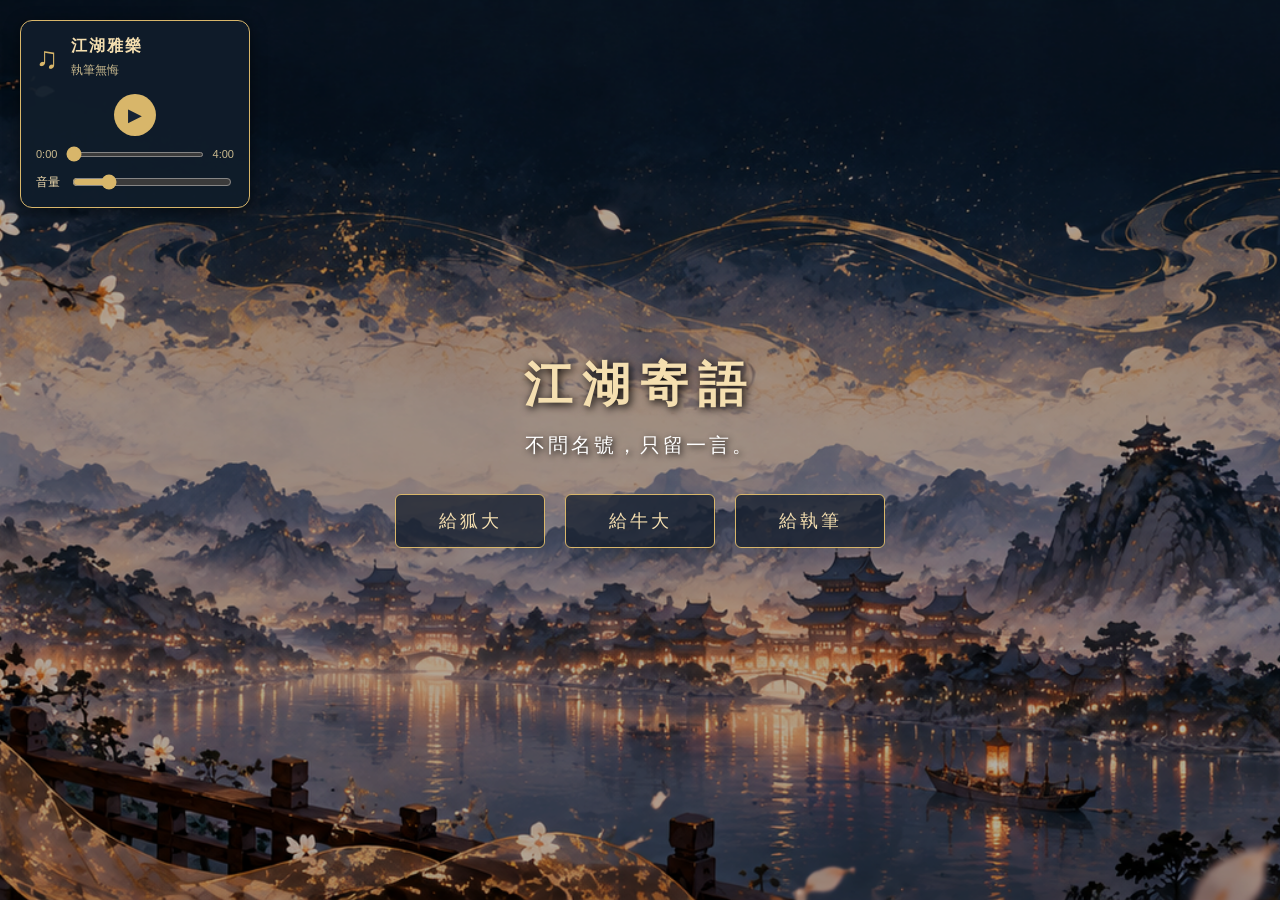
<file: index.html>
<!DOCTYPE html>
<html lang="zh-Hant">
<head>
    <meta charset="UTF-8">
    <meta name="viewport" content="width=device-width, initial-scale=1.0">
    <title>江湖寄語</title>
    <link rel="stylesheet" href="style.css">
</head>
<body>

<button type="button" id="music-toggle-btn" class="music-toggle-btn" aria-label="開啟音樂播放器" aria-expanded="false">♫</button>
<div class="music-player">
    <div class="music-info">
        <span class="music-icon">♫</span>
        <div>
            <h3>江湖雅樂</h3>
            <p id="music-name">執筆無悔</p>
        </div>
    </div>

    <div class="music-controls">
        <button id="play-btn">▶</button>
    </div>

    <div class="progress-control">
        <span id="current-time">0:00</span>
        <input id="music-progress" type="range" min="0" max="0" step="0.1" value="0" aria-label="音樂播放進度">
        <span id="duration">0:00</span>
    </div>

    <div class="volume-control">
        <span>音量</span>
        <input id="volume" type="range"
               min="0" max="1" step="0.01" value="0.2">
    </div>

    <audio id="bgm" loop>
        <source src="music/music1.mp3" type="audio/mpeg">
    </audio>
</div>

    <main class="welcome">
        <h1>江湖寄語</h1>
        <p>不問名號，只留一言。</p>

        <div class="menu">
            <a href="fox.html" class="menu-btn">給狐大</a>
            <a href="cow.html" class="menu-btn">給牛大</a>
            <a href="game.html" class="menu-btn">給執筆</a>
        </div>
    </main>
<script src="script.js"></script>
</body>
</html>
</file>
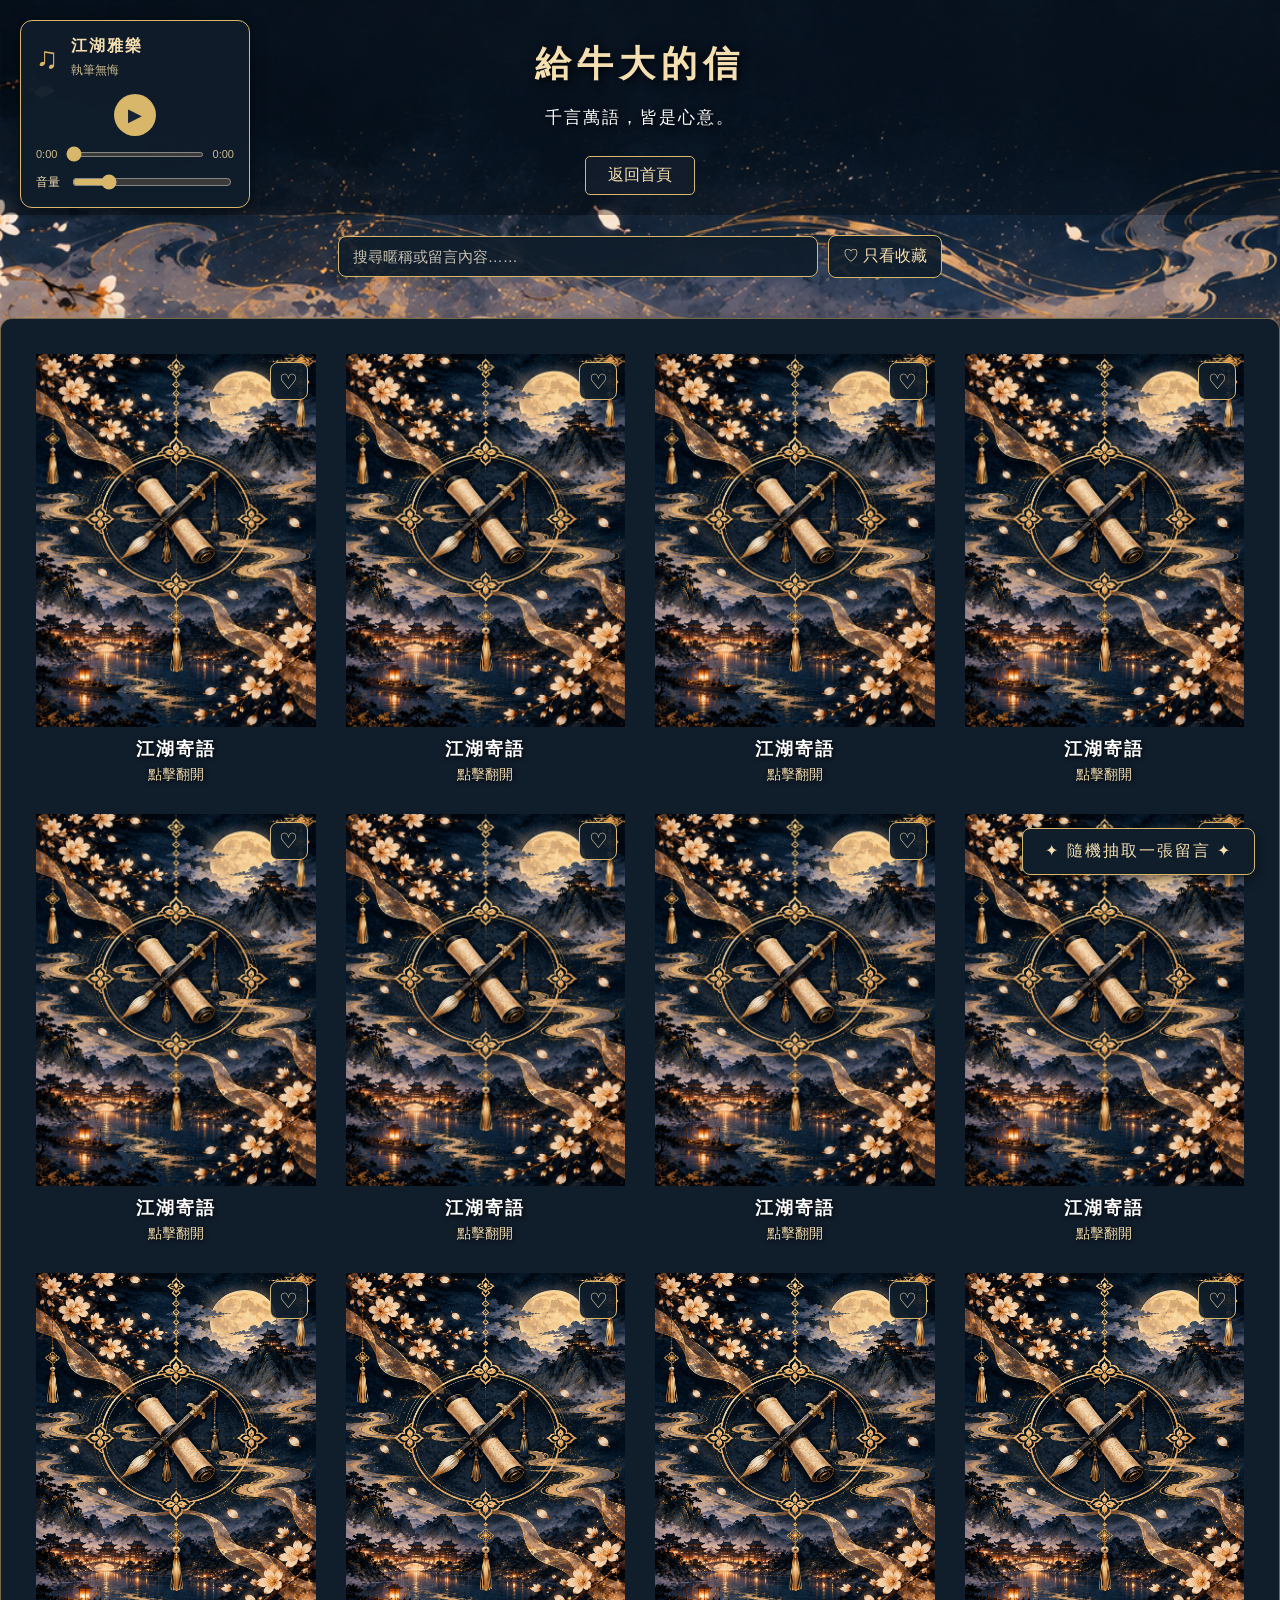
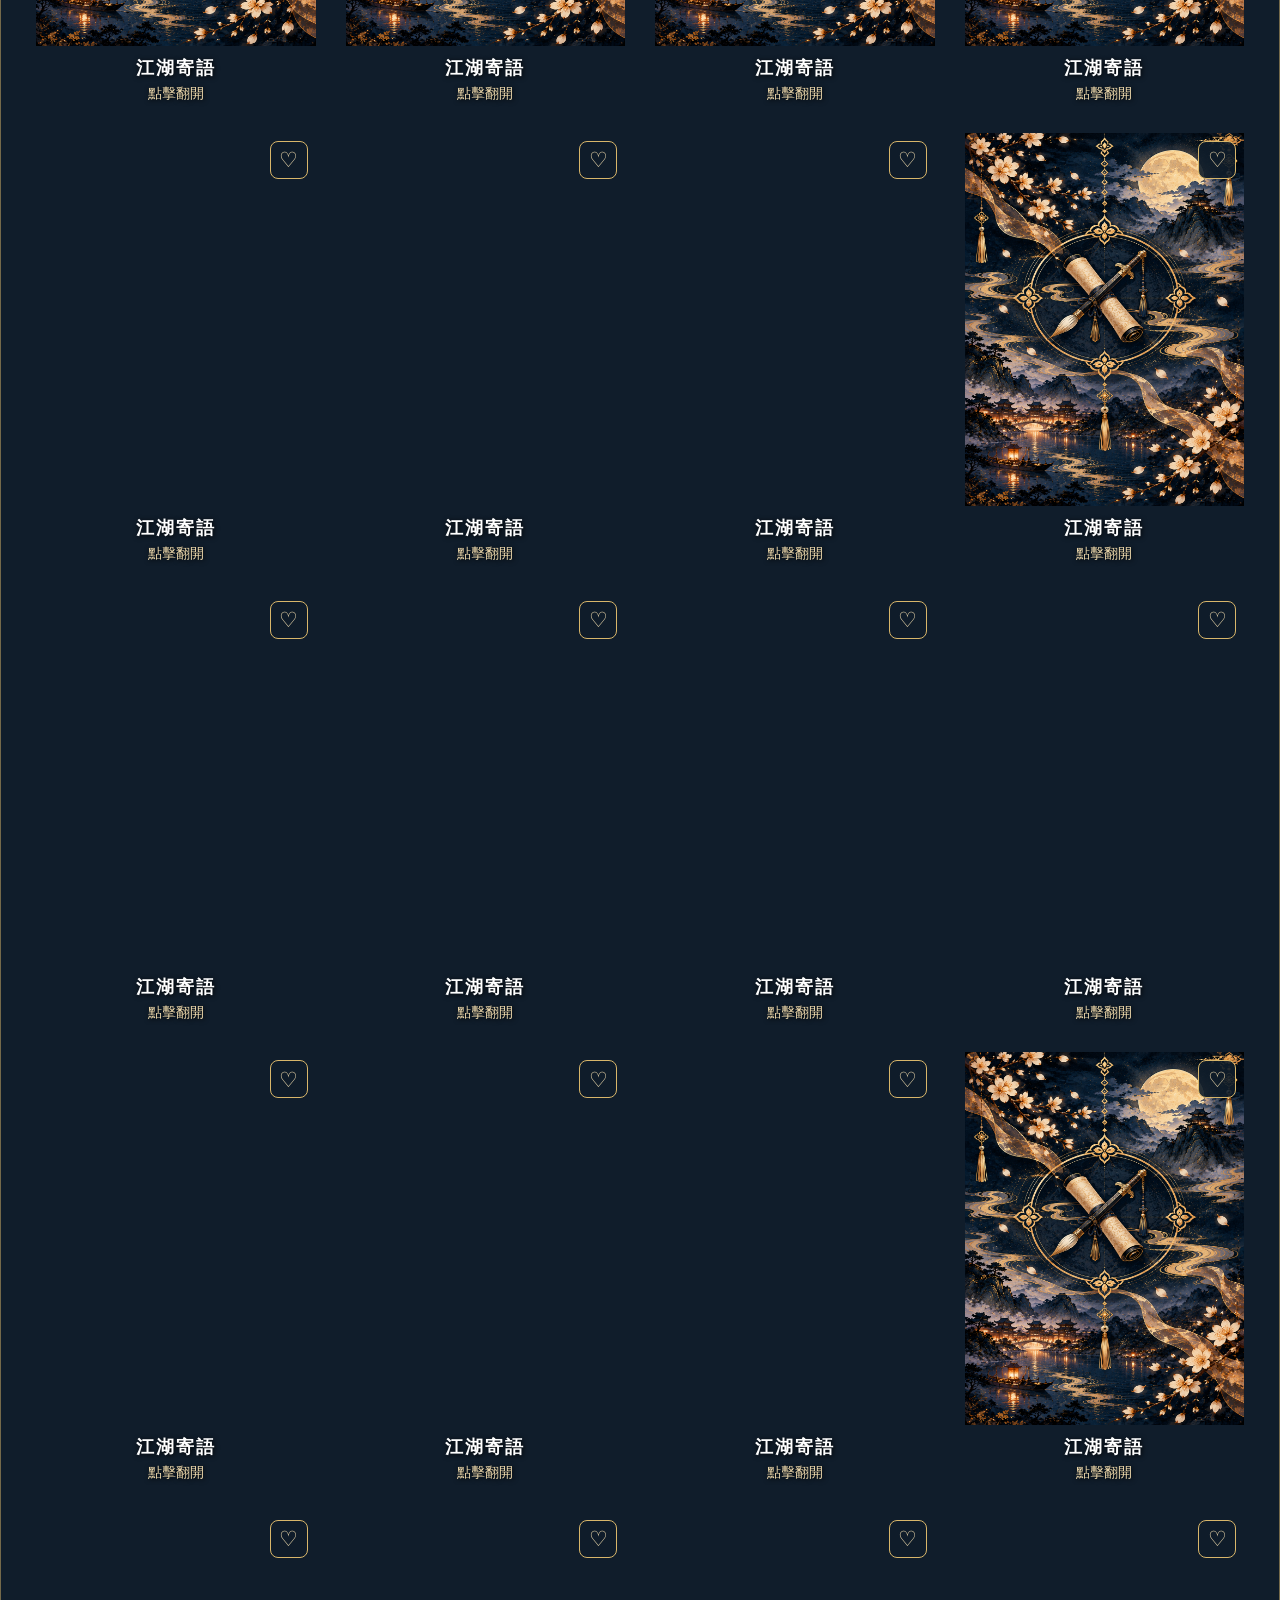
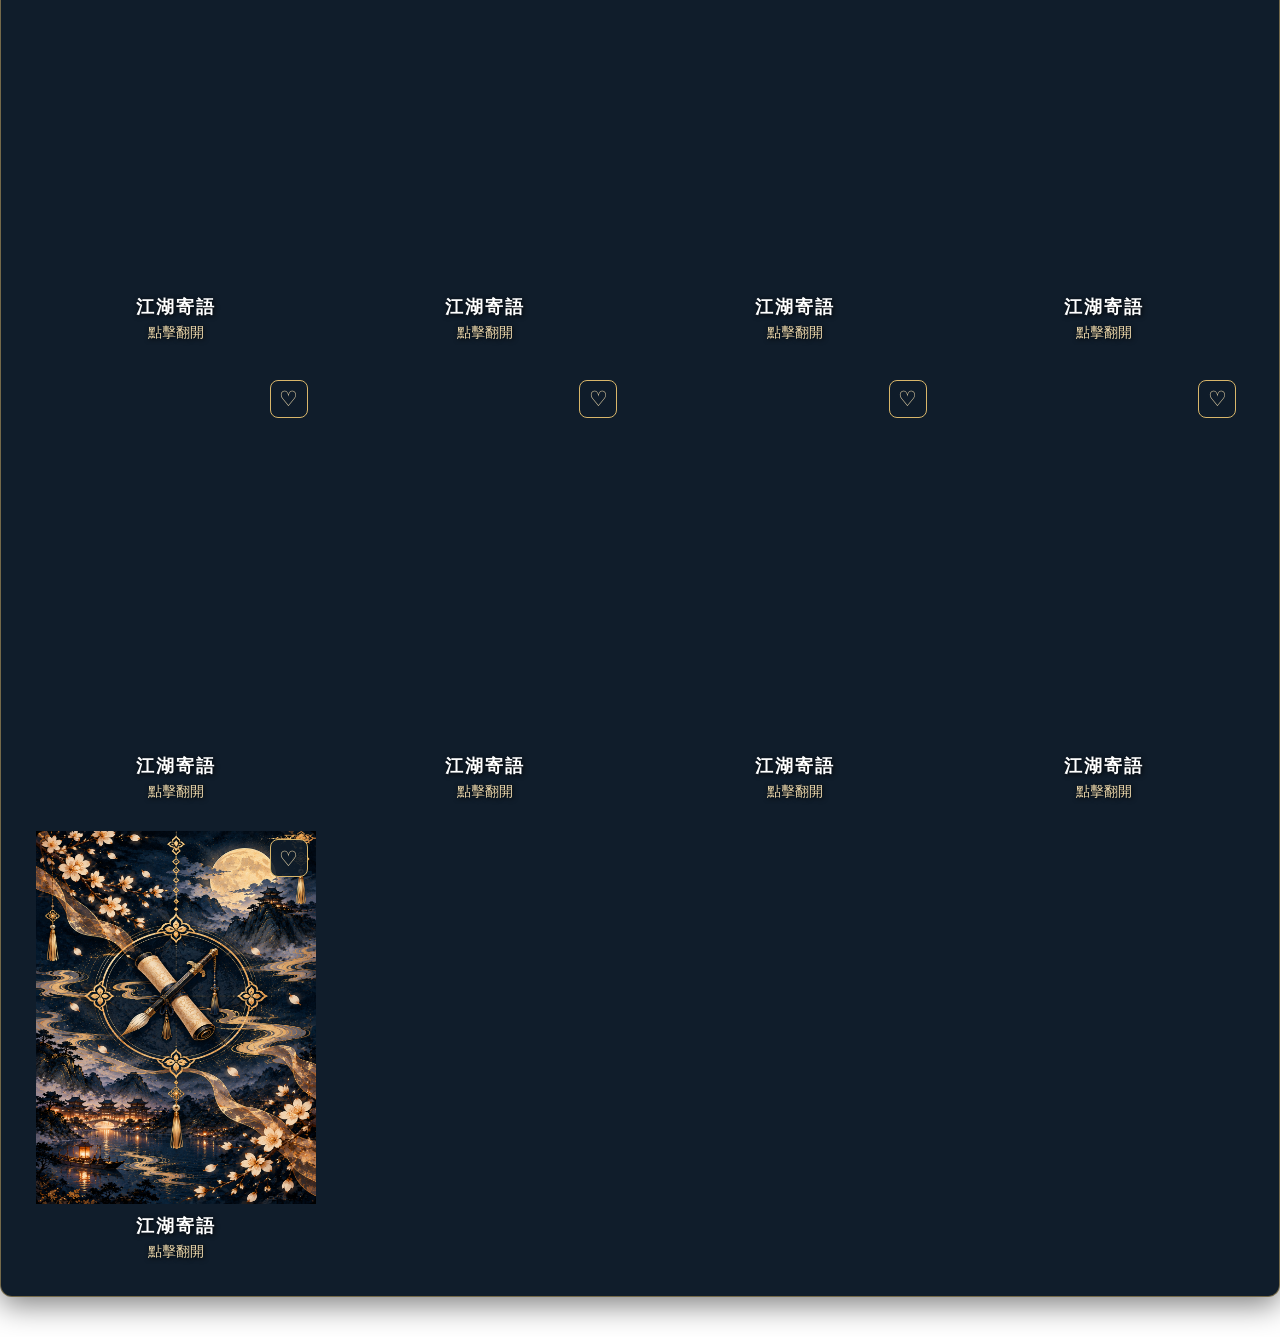
<file: cow.html>
<!DOCTYPE html>
<html lang="zh-Hant">
<head>
    <meta charset="UTF-8">
    <meta name="viewport" content="width=device-width, initial-scale=1.0">
    <title>給狐牛大的信｜江湖寄語</title>
    <link rel="stylesheet" href="style.css">
</head>
<body>
    <button type="button" id="music-toggle-btn" class="music-toggle-btn" aria-label="開啟音樂播放器" aria-expanded="false">♫</button>
<div class="music-player">
        <div class="music-info"><span class="music-icon">♫</span><div><h3>江湖雅樂</h3><p id="music-name">執筆無悔</p></div></div>
        <div class="music-controls"><button id="play-btn">▶</button></div>
        <div class="progress-control"><span id="current-time">0:00</span><input id="music-progress" type="range" min="0" max="0" step="0.1" value="0" aria-label="音樂播放進度"><span id="duration">0:00</span></div>
        <div class="volume-control"><span>音量</span><input id="volume" type="range" min="0" max="1" step="0.01" value="0.2"></div>
        <audio id="bgm" loop><source src="music/music1.mp3" type="audio/mpeg"></audio>
    </div>
    <header><h1>給牛大的信</h1><p>千言萬語，皆是心意。</p><a href="index.html" class="back-btn">返回首頁</a></header>
    <div class="card-tools"><input id="card-search" type="search" placeholder="搜尋暱稱或留言內容……" aria-label="搜尋留言"><button id="favorites-filter" type="button" aria-pressed="false">♡ 只看收藏</button></div>
    <div class="random-container"><button id="random-btn">✦ 隨機抽取一張留言 ✦</button></div>
    <main class="card-wall">
<div class="card-item">
    <div class="card">
        <div class="card-inner">
            <div class="card-front"></div>
            <div class="card-back">
                <div class="message-content">
                    <p class="sender"><strong>投稿人：</strong>兔兔</p>
                    <p class="post-date"><strong>投稿日期：</strong>2026-09-26</p>
                    <p class="message"><strong>內容：</strong><span class="message-text">謝謝牛大一開始將我提上吉祥物的位置，我很珍惜在dc和執筆遇到的人事物，想製作這個小驚喜的想法也是因為你一直有在dc活躍氣氛，製造一個又一個有趣的話題，謝謝你，謝謝狐大，也謝謝執筆，讓我認識了一大群這麼好的朋友。</span></p>
                </div>
            </div>
        </div>
    </div>
    <div class="card-caption"><h2>江湖寄語</h2><p>點擊翻開</p></div>
</div>

<div class="card-item">
    <div class="card">
        <div class="card-inner">
            <div class="card-front"></div>
            <div class="card-back">
                <div class="message-content">
                    <p class="sender"><strong>投稿人：</strong>危閣米布丁</p>
                    <p class="post-date"><strong>投稿日期：</strong>2026-09-26</p>
                    <p class="message"><strong>內容：</strong><span class="message-text">辛苦你了犧牲小我完成大我</span></p>
                </div>
            </div>
        </div>
    </div>
    <div class="card-caption"><h2>江湖寄語</h2><p>點擊翻開</p></div>
</div>

<div class="card-item">
    <div class="card">
        <div class="card-inner">
            <div class="card-front"></div>
            <div class="card-back">
                <div class="message-content">
                    <p class="sender"><strong>投稿人：</strong>桃桃</p>
                    <p class="post-date"><strong>投稿日期：</strong>2026-09-26</p>
                    <p class="message"><strong>內容：</strong><span class="message-text">ㄌㄩㄝ 
好啦 辛苦你熱絡整個群組 金歡喜</span></p>
                </div>
            </div>
        </div>
    </div>
    <div class="card-caption"><h2>江湖寄語</h2><p>點擊翻開</p></div>
</div>

<div class="card-item">
    <div class="card">
        <div class="card-inner">
            <div class="card-front"></div>
            <div class="card-back">
                <div class="message-content">
                    <p class="sender"><strong>投稿人：</strong>蛇蛇博士</p>
                    <p class="post-date"><strong>投稿日期：</strong>2026-09-26</p>
                    <p class="message"><strong>內容：</strong><span class="message-text">我覺得這個遊戲的dc社群能這麼熱絡，牛大的功勞不可少，牛大辛苦了。</span></p>
                </div>
            </div>
        </div>
    </div>
    <div class="card-caption"><h2>江湖寄語</h2><p>點擊翻開</p></div>
</div>

<div class="card-item">
    <div class="card">
        <div class="card-inner">
            <div class="card-front"></div>
            <div class="card-back">
                <div class="message-content">
                    <p class="sender"><strong>投稿人：</strong>暮</p>
                    <p class="post-date"><strong>投稿日期：</strong>2026-09-26</p>
                    <p class="message"><strong>內容：</strong><span class="message-text">多吃草~ww</span></p>
                </div>
            </div>
        </div>
    </div>
    <div class="card-caption"><h2>江湖寄語</h2><p>點擊翻開</p></div>
</div>

<div class="card-item">
    <div class="card">
        <div class="card-inner">
            <div class="card-front"></div>
            <div class="card-back">
                <div class="message-content">
                    <p class="sender"><strong>投稿人：</strong>墨竹</p>
                    <p class="post-date"><strong>投稿日期：</strong>2026-09-26</p>
                    <p class="message"><strong>內容：</strong><span class="message-text">牛大 多謝你的認可 我也被你拉來當掌櫃 在一些貼文都幫我處理了9成我基本能夠直接發文 每天能夠在DC群陪著胡鬧 在各個平台發文推廣 看著江湖長大 有著托舉這一切 DC有了定心骨 辛苦了 也給自己緩口氣 不蒙嫌棄 我還在這看著這江湖</span></p>
                </div>
            </div>
        </div>
    </div>
    <div class="card-caption"><h2>江湖寄語</h2><p>點擊翻開</p></div>
</div>

<div class="card-item">
    <div class="card">
        <div class="card-inner">
            <div class="card-front"></div>
            <div class="card-back">
                <div class="message-content">
                    <p class="sender"><strong>投稿人：</strong>墨塵蟎</p>
                    <p class="post-date"><strong>投稿日期：</strong>2026-09-27</p>
                    <p class="message"><strong>內容：</strong><span class="message-text">感謝您創造了一個很好的玩家群組,讓我們在遊戲外還可以認識到更多的玩家,希望您在掛睡的同時還是不要關麥,讓我們繼續聽您打呼🫡</span></p>
                </div>
            </div>
        </div>
    </div>
    <div class="card-caption"><h2>江湖寄語</h2><p>點擊翻開</p></div>
</div>

<div class="card-item">
    <div class="card">
        <div class="card-inner">
            <div class="card-front"></div>
            <div class="card-back">
                <div class="message-content">
                    <p class="sender"><strong>投稿人：</strong>楓天羽</p>
                    <p class="post-date"><strong>投稿日期：</strong>2026-09-27</p>
                    <p class="message"><strong>內容：</strong><span class="message-text">感謝牛大犧性自己為大家帶來歡樂</span></p>
                </div>
            </div>
        </div>
    </div>
    <div class="card-caption"><h2>江湖寄語</h2><p>點擊翻開</p></div>
</div>

<div class="card-item">
    <div class="card">
        <div class="card-inner">
            <div class="card-front"></div>
            <div class="card-back">
                <div class="message-content">
                    <p class="sender"><strong>投稿人：</strong>Cobrasonic 香仔</p>
                    <p class="post-date"><strong>投稿日期：</strong>2026-09-27</p>
                    <p class="message"><strong>內容：</strong><span class="message-text">真的有才</span></p>
                </div>
            </div>
        </div>
    </div>
    <div class="card-caption"><h2>江湖寄語</h2><p>點擊翻開</p></div>
</div>

<div class="card-item">
    <div class="card">
        <div class="card-inner">
            <div class="card-front"></div>
            <div class="card-back">
                <div class="message-content">
                    <p class="sender"><strong>投稿人：</strong>小花生</p>
                    <p class="post-date"><strong>投稿日期：</strong>2026-09-27</p>
                    <p class="message"><strong>內容：</strong><span class="message-text">哞～～～～ </span></p>
                </div>
            </div>
        </div>
    </div>
    <div class="card-caption"><h2>江湖寄語</h2><p>點擊翻開</p></div>
</div>

<div class="card-item">
    <div class="card">
        <div class="card-inner">
            <div class="card-front"></div>
            <div class="card-back">
                <div class="message-content">
                    <p class="sender"><strong>投稿人：</strong>聲聲</p>
                    <p class="post-date"><strong>投稿日期：</strong>2026-09-27</p>
                    <p class="message"><strong>內容：</strong><span class="message-text">牛肉必須做成料理！</span></p>
                </div>
            </div>
        </div>
    </div>
    <div class="card-caption"><h2>江湖寄語</h2><p>點擊翻開</p></div>
</div>

<div class="card-item">
    <div class="card">
        <div class="card-inner">
            <div class="card-front"></div>
            <div class="card-back">
                <div class="message-content">
                    <p class="sender"><strong>投稿人：</strong>冰雪霜</p>
                    <p class="post-date"><strong>投稿日期：</strong>2026-09-27</p>
                    <p class="message"><strong>內容：</strong><span class="message-text">謝謝大家用心的維護社群，辛苦了</span></p>
                </div>
            </div>
        </div>
    </div>
    <div class="card-caption"><h2>江湖寄語</h2><p>點擊翻開</p></div>
</div>

<div class="card-item">
    <div class="card">
        <div class="card-inner">
            <div class="card-front"></div>
            <div class="card-back">
                <div class="message-content">
                    <p class="sender"><strong>投稿人：</strong>麒麟</p>
                    <p class="post-date"><strong>投稿日期：</strong>2026-09-27</p>
                    <p class="message"><strong>內容：</strong><span class="message-text">哞</span></p>
                </div>
            </div>
        </div>
    </div>
    <div class="card-caption"><h2>江湖寄語</h2><p>點擊翻開</p></div>
</div>

<div class="card-item">
    <div class="card">
        <div class="card-inner">
            <div class="card-front"></div>
            <div class="card-back">
                <div class="message-content">
                    <p class="sender"><strong>投稿人：</strong>EBK</p>
                    <p class="post-date"><strong>投稿日期：</strong>2026-09-27</p>
                    <p class="message"><strong>內容：</strong><span class="message-text">要是沒看到你的Threads文 我可能都不知道有這個好玩遊戲</span></p>
                </div>
            </div>
        </div>
    </div>
    <div class="card-caption"><h2>江湖寄語</h2><p>點擊翻開</p></div>
</div>

<div class="card-item">
    <div class="card">
        <div class="card-inner">
            <div class="card-front"></div>
            <div class="card-back">
                <div class="message-content">
                    <p class="sender"><strong>投稿人：</strong>沐沐</p>
                    <p class="post-date"><strong>投稿日期：</strong>2026-09-27</p>
                    <p class="message"><strong>內容：</strong><span class="message-text">牛大！我們要繼續撞人（X 
我會繼續努力經營執筆號的～希望有一天在執筆世界裡真的出現執筆號，到時候我要「執筆號二船長」的稱號！！！</span></p>
                </div>
            </div>
        </div>
    </div>
    <div class="card-caption"><h2>江湖寄語</h2><p>點擊翻開</p></div>
</div>

<div class="card-item">
    <div class="card">
        <div class="card-inner">
            <div class="card-front"></div>
            <div class="card-back">
                <div class="message-content">
                    <p class="sender"><strong>投稿人：</strong>蔡萊姆</p>
                    <p class="post-date"><strong>投稿日期：</strong>2026-09-27</p>
                    <p class="message"><strong>內容：</strong><span class="message-text">吾必追殺汝至天涯海角，牛來快跑</span></p>
                </div>
            </div>
        </div>
    </div>
    <div class="card-caption"><h2>江湖寄語</h2><p>點擊翻開</p></div>
</div>

<div class="card-item">
    <div class="card">
        <div class="card-inner">
            <div class="card-front"></div>
            <div class="card-back">
                <div class="message-content">
                    <p class="sender"><strong>投稿人：</strong>械玄</p>
                    <p class="post-date"><strong>投稿日期：</strong>2026-09-27</p>
                    <p class="message"><strong>內容：</strong><span class="message-text">加油</span></p>
                </div>
            </div>
        </div>
    </div>
    <div class="card-caption"><h2>江湖寄語</h2><p>點擊翻開</p></div>
</div>

<div class="card-item">
    <div class="card">
        <div class="card-inner">
            <div class="card-front"></div>
            <div class="card-back">
                <div class="message-content">
                    <p class="sender"><strong>投稿人：</strong>艾斯</p>
                    <p class="post-date"><strong>投稿日期：</strong>2026-09-27</p>
                    <p class="message"><strong>內容：</strong><span class="message-text">從內測開服第一天玩到現在 不知不覺也過了快兩個月 感謝牛大狐你的宣傳讓我了解到有這麼一款遊戲 你所構想的一些活動跟帶動社群氣氛真的很棒 雖然平時大家常常對你開一些玩笑 但你總能用愉快的口氣帶過 這真的不容易 相信大家內心也是很尊重敬佩你的(應該吧 最後也謝謝你平常的關心
祝福你往後的日子能跟老大繼續攜手共進把執筆繼續做大做強</span></p>
                </div>
            </div>
        </div>
    </div>
    <div class="card-caption"><h2>江湖寄語</h2><p>點擊翻開</p></div>
</div>

<div class="card-item">
    <div class="card">
        <div class="card-inner">
            <div class="card-front"></div>
            <div class="card-back">
                <div class="message-content">
                    <p class="sender"><strong>投稿人：</strong>樂智貘貘</p>
                    <p class="post-date"><strong>投稿日期：</strong>2026-09-27</p>
                    <p class="message"><strong>內容：</strong><span class="message-text">祝未來遊戲也順順利利，身體健康</span></p>
                </div>
            </div>
        </div>
    </div>
    <div class="card-caption"><h2>江湖寄語</h2><p>點擊翻開</p></div>
</div>

<div class="card-item">
    <div class="card">
        <div class="card-inner">
            <div class="card-front"></div>
            <div class="card-back">
                <div class="message-content">
                    <p class="sender"><strong>投稿人：</strong>龍影風</p>
                    <p class="post-date"><strong>投稿日期：</strong>2026-09-28</p>
                    <p class="message"><strong>內容：</strong><span class="message-text">多謝你們的付出</span></p>
                </div>
            </div>
        </div>
    </div>
    <div class="card-caption"><h2>江湖寄語</h2><p>點擊翻開</p></div>
</div>

<div class="card-item">
    <div class="card">
        <div class="card-inner">
            <div class="card-front"></div>
            <div class="card-back">
                <div class="message-content">
                    <p class="sender"><strong>投稿人：</strong>櫻海</p>
                    <p class="post-date"><strong>投稿日期：</strong>2026-09-28</p>
                    <p class="message"><strong>內容：</strong><span class="message-text">牛大，謝謝你一直維持DC的氣氛陪我們一起聊天，你是我們的快樂果、開心果！</span></p>
                </div>
            </div>
        </div>
    </div>
    <div class="card-caption"><h2>江湖寄語</h2><p>點擊翻開</p></div>
</div>

<div class="card-item">
    <div class="card">
        <div class="card-inner">
            <div class="card-front"></div>
            <div class="card-back">
                <div class="message-content">
                    <p class="sender"><strong>投稿人：</strong>非洲人</p>
                    <p class="post-date"><strong>投稿日期：</strong>2026-09-28</p>
                    <p class="message"><strong>內容：</strong><span class="message-text">幾首歌都好正，我永遠記得係辦公室播秋姐主題曲的那天……繼續創作，我會食住牛排期待下一首作品</span></p>
                </div>
            </div>
        </div>
    </div>
    <div class="card-caption"><h2>江湖寄語</h2><p>點擊翻開</p></div>
</div>

<div class="card-item">
    <div class="card">
        <div class="card-inner">
            <div class="card-front"></div>
            <div class="card-back">
                <div class="message-content">
                    <p class="sender"><strong>投稿人：</strong>God</p>
                    <p class="post-date"><strong>投稿日期：</strong>2026-09-29</p>
                    <p class="message"><strong>內容：</strong><span class="message-text">甚麼時候才要更新罵人的文</span></p>
                </div>
            </div>
        </div>
    </div>
    <div class="card-caption"><h2>江湖寄語</h2><p>點擊翻開</p></div>
</div>

<div class="card-item">
    <div class="card">
        <div class="card-inner">
            <div class="card-front"></div>
            <div class="card-back">
                <div class="message-content">
                    <p class="sender"><strong>投稿人：</strong>駱馬俠</p>
                    <p class="post-date"><strong>投稿日期：</strong>2026-09-30</p>
                    <p class="message"><strong>內容：</strong><span class="message-text">辛苦了！希望所有人都能繼續快樂地玩耍，受迫害擔當就繼續享受吧！</span></p>
                </div>
            </div>
        </div>
    </div>
    <div class="card-caption"><h2>江湖寄語</h2><p>點擊翻開</p></div>
</div>

<div class="card-item">
    <div class="card">
        <div class="card-inner">
            <div class="card-front"></div>
            <div class="card-back">
                <div class="message-content">
                    <p class="sender"><strong>投稿人：</strong>火雞</p>
                    <p class="post-date"><strong>投稿日期：</strong>2026-09-30</p>
                    <p class="message"><strong>內容：</strong><span class="message-text">蘇格蘭高地牛好吃</span></p>
                </div>
            </div>
        </div>
    </div>
    <div class="card-caption"><h2>江湖寄語</h2><p>點擊翻開</p></div>
</div>

<div class="card-item">
    <div class="card">
        <div class="card-inner">
            <div class="card-front"></div>
            <div class="card-back">
                <div class="message-content">
                    <p class="sender"><strong>投稿人：</strong>雷德爾</p>
                    <p class="post-date"><strong>投稿日期：</strong>2026-10-02</p>
                    <p class="message"><strong>內容：</strong><span class="message-text">今天晚餐，我想來點....</span></p>
                </div>
            </div>
        </div>
    </div>
    <div class="card-caption"><h2>江湖寄語</h2><p>點擊翻開</p></div>
</div>

<div class="card-item">
    <div class="card">
        <div class="card-inner">
            <div class="card-front"></div>
            <div class="card-back">
                <div class="message-content">
                    <p class="sender"><strong>投稿人：</strong>肥龍龍龍龍</p>
                    <p class="post-date"><strong>投稿日期：</strong>2026-10-05</p>
                    <p class="message"><strong>內容：</strong><span class="message-text">感謝製作出這麼一款遊戲，其實一開始就是在threads上找尋相關的ai遊戲，偶然發現了執筆，總覺得自己當初留著的選擇很正確。

牛大真的是為了這個遊戲付出很多，雖然能感受到與我們的互動是真的有趣，因此可能樂此不疲嗎？但還是欣賞敬佩為了執筆江湖所做的種種！

希望未來能與牛大一同見證當初所設下的目標，成為浩瀚執筆宇宙的其中一員</span></p>
                </div>
            </div>
        </div>
    </div>
    <div class="card-caption"><h2>江湖寄語</h2><p>點擊翻開</p></div>
</div>

<div class="card-item">
    <div class="card">
        <div class="card-inner">
            <div class="card-front"></div>
            <div class="card-back">
                <div class="message-content">
                    <p class="sender"><strong>投稿人：</strong>林秋（角色林清元）</p>
                    <p class="post-date"><strong>投稿日期：</strong>2026-10-07</p>
                    <p class="message"><strong>內容：</strong><span class="message-text">不知道，沒看過，我只是一個純粹可愛的武俠迷，迷路來了</span></p>
                </div>
            </div>
        </div>
    </div>
    <div class="card-caption"><h2>江湖寄語</h2><p>點擊翻開</p></div>
</div>

<div class="card-item">
    <div class="card">
        <div class="card-inner">
            <div class="card-front"></div>
            <div class="card-back">
                <div class="message-content">
                    <p class="sender"><strong>投稿人：</strong>第五玄寂</p>
                    <p class="post-date"><strong>投稿日期：</strong>2026-10-07</p>
                    <p class="message"><strong>內容：</strong><span class="message-text">一個成功的遊戲需要很多人支持，謝謝牛大鼎力相助</span></p>
                </div>
            </div>
        </div>
    </div>
    <div class="card-caption"><h2>江湖寄語</h2><p>點擊翻開</p></div>
</div>

<div class="card-item">
    <div class="card">
        <div class="card-inner">
            <div class="card-front"></div>
            <div class="card-back">
                <div class="message-content">
                    <p class="sender"><strong>投稿人：</strong>镇秀</p>
                    <p class="post-date"><strong>投稿日期：</strong>2026-10-11</p>
                    <p class="message"><strong>內容：</strong><span class="message-text">感谢你们努力发展经营这游戏
这执笔的世界观想必能满足很多和我一样的人的愿望，谁不想看着带着自己人设的角色在江湖里遨游探险，结识各种各样的人呢
也很期待执笔山河志里的故事和玩家们见面</span></p>
                </div>
            </div>
        </div>
    </div>
    <div class="card-caption"><h2>江湖寄語</h2><p>點擊翻開</p></div>
</div>

<div class="card-item">
    <div class="card">
        <div class="card-inner">
            <div class="card-front"></div>
            <div class="card-back">
                <div class="message-content">
                    <p class="sender"><strong>投稿人：</strong>樂曦</p>
                    <p class="post-date"><strong>投稿日期：</strong>2026-10-13</p>
                    <p class="message"><strong>內容：</strong><span class="message-text">如果說兔兔是擅長帶來歡笑的吉祥物，我覺得牛大也算是吉祥物，是負責扛壓給人好欺負的那種吉祥物，而導致會很常讓大多數人忽略牛大的付出與辛苦；辛苦了！記得你在匿名牆分享過你自己的綽號由來，或許因為我們都是「29」（笑）所以特別能夠共情，我的取名也是似曾相似的經過，願往後的日子也能夠繼續一起歡笑。</span></p>
                </div>
            </div>
        </div>
    </div>
    <div class="card-caption"><h2>江湖寄語</h2><p>點擊翻開</p></div>
</div>

<div class="card-item">
    <div class="card">
        <div class="card-inner">
            <div class="card-front"></div>
            <div class="card-back">
                <div class="message-content">
                    <p class="sender"><strong>投稿人：</strong>呆芙</p>
                    <p class="post-date"><strong>投稿日期：</strong>2026-10-13</p>
                    <p class="message"><strong>內容：</strong><span class="message-text">謝謝牛大天天陪我們哈拉🤣</span></p>
                </div>
            </div>
        </div>
    </div>
    <div class="card-caption"><h2>江湖寄語</h2><p>點擊翻開</p></div>
</div>

<div class="card-item">
    <div class="card">
        <div class="card-inner">
            <div class="card-front"></div>
            <div class="card-back">
                <div class="message-content">
                    <p class="sender"><strong>投稿人：</strong>小逸</p>
                    <p class="post-date"><strong>投稿日期：</strong>2026-10-14</p>
                    <p class="message"><strong>內容：</strong><span class="message-text">感謝你創作的遊戲，讓我一圓江湖夢，祝願執筆宇宙蓬勃發展</span></p>
                </div>
            </div>
        </div>
    </div>
    <div class="card-caption"><h2>江湖寄語</h2><p>點擊翻開</p></div>
</div>
    </main>
    <script src="script.js"></script>
</body>
</html>
</file>
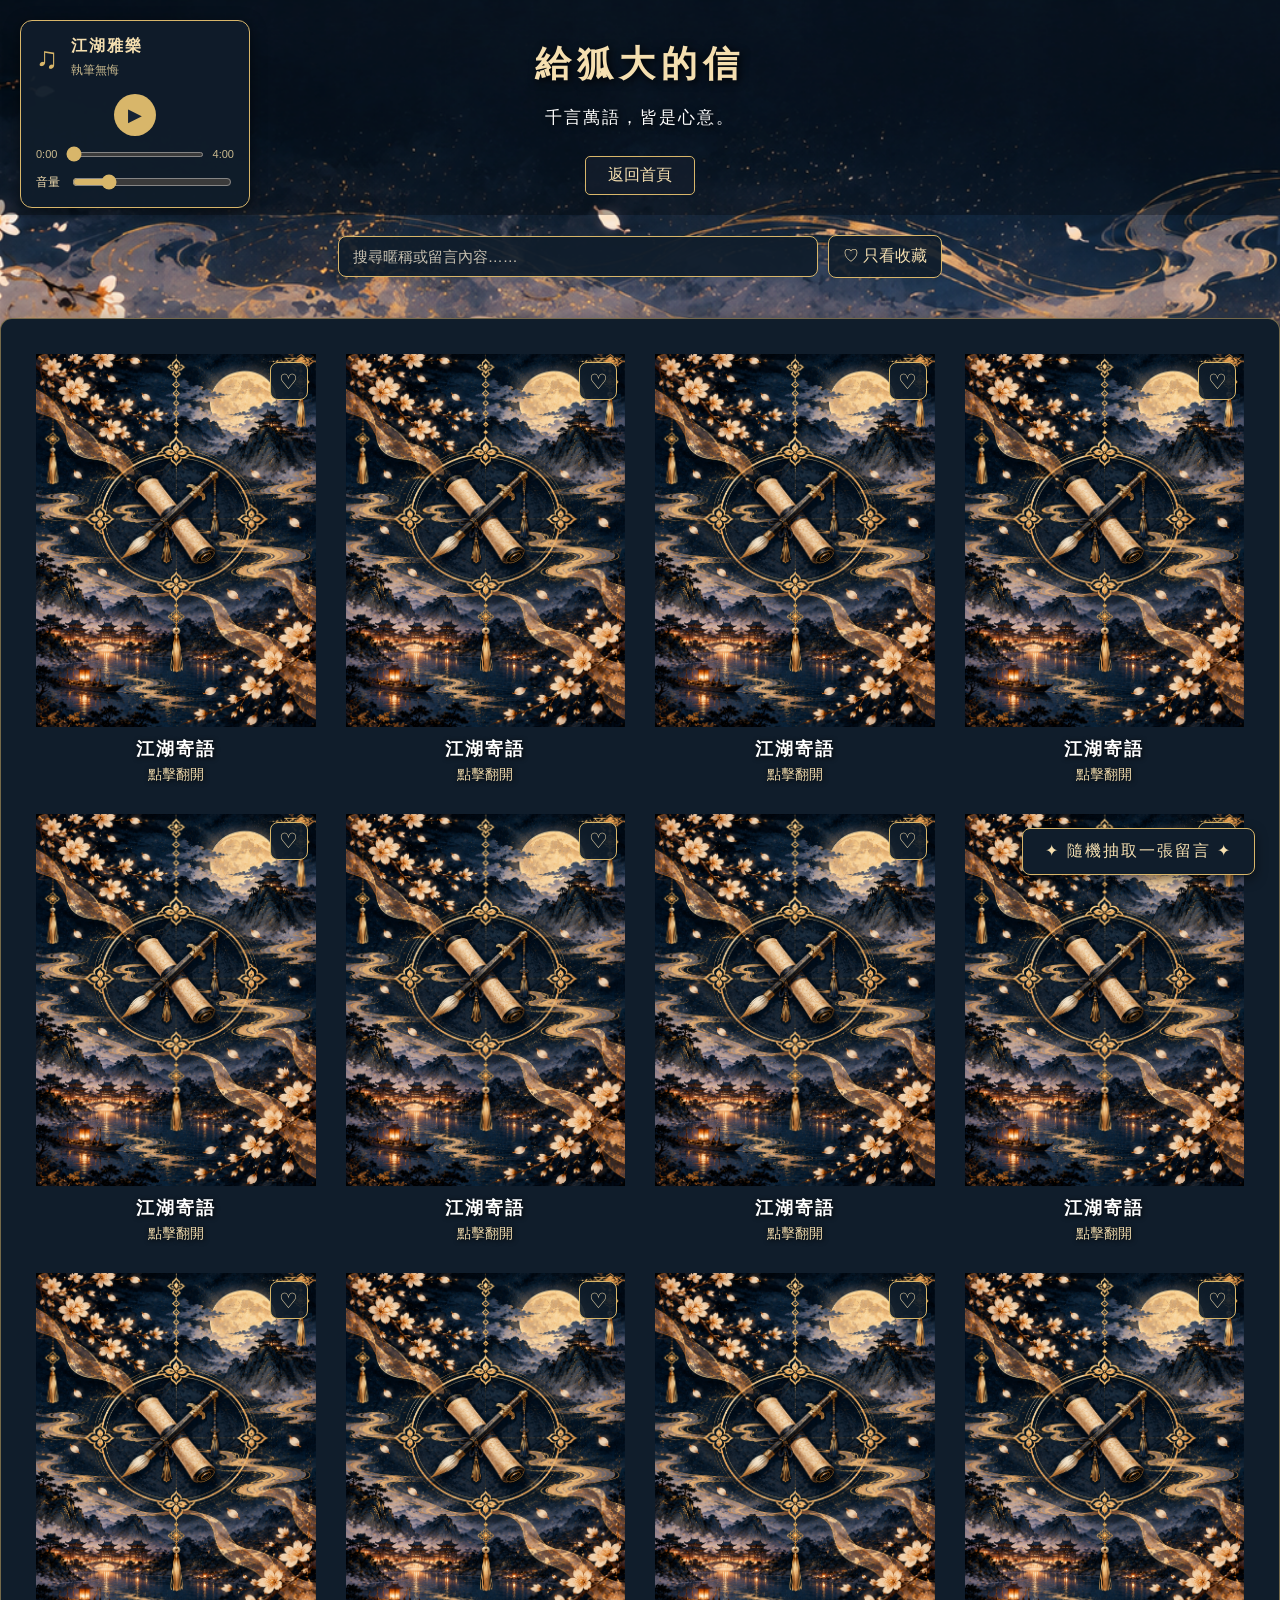
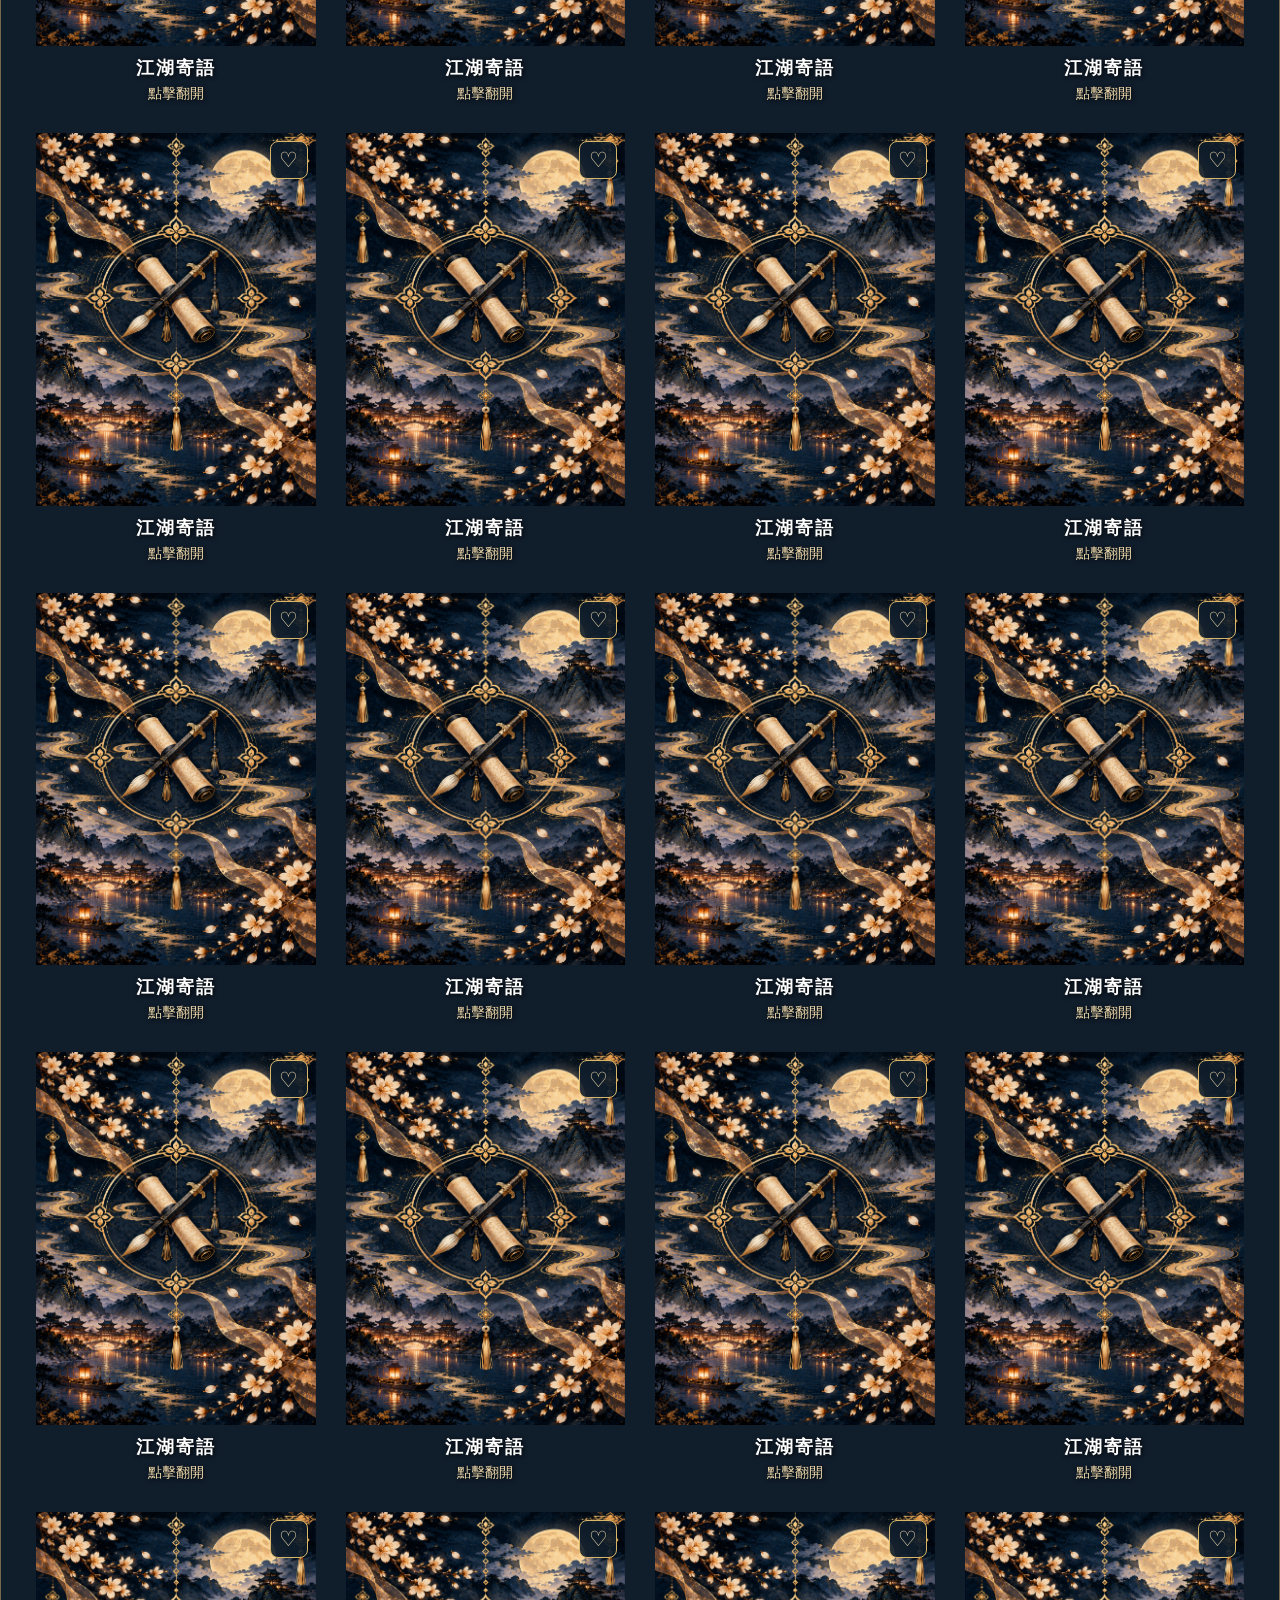
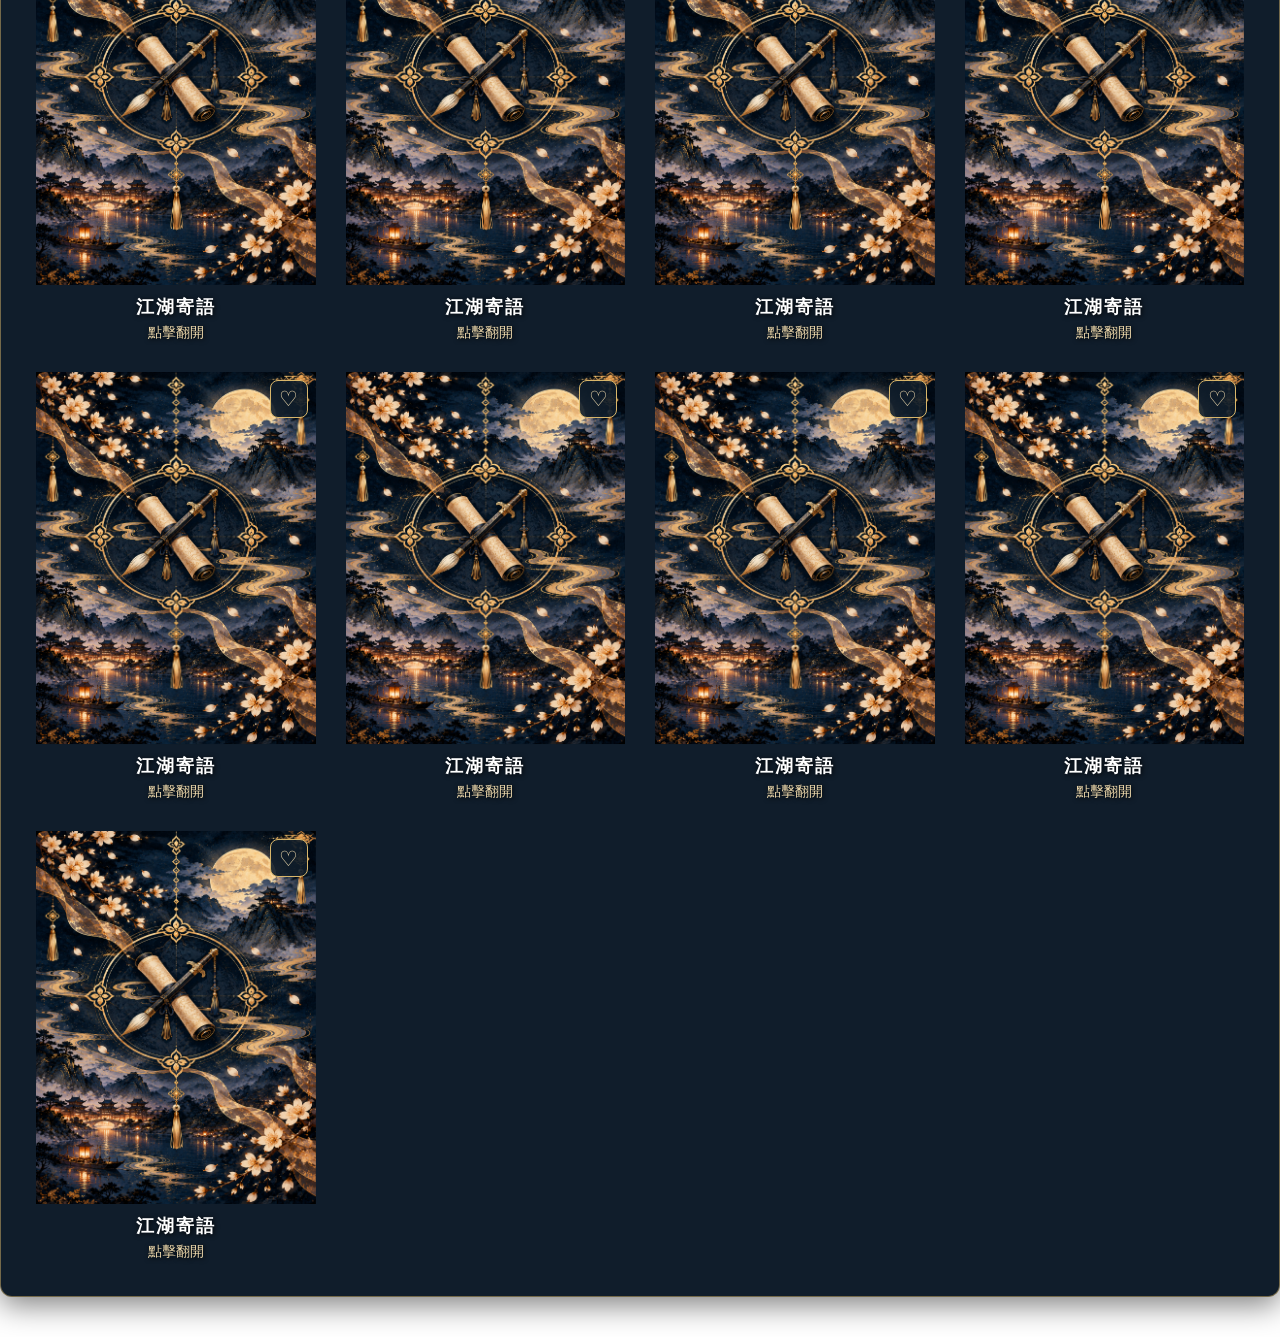
<file: fox.html>
<!DOCTYPE html>
<html lang="zh-Hant">
<head>
    <meta charset="UTF-8">
    <meta name="viewport" content="width=device-width, initial-scale=1.0">
    <title>給狐大的信｜江湖寄語</title>
    <link rel="stylesheet" href="style.css">
</head>
<body>
    <button type="button" id="music-toggle-btn" class="music-toggle-btn" aria-label="開啟音樂播放器" aria-expanded="false">♫</button>
<div class="music-player">
        <div class="music-info"><span class="music-icon">♫</span><div><h3>江湖雅樂</h3><p id="music-name">執筆無悔</p></div></div>
        <div class="music-controls"><button id="play-btn">▶</button></div>
        <div class="progress-control"><span id="current-time">0:00</span><input id="music-progress" type="range" min="0" max="0" step="0.1" value="0" aria-label="音樂播放進度"><span id="duration">0:00</span></div>
        <div class="volume-control"><span>音量</span><input id="volume" type="range" min="0" max="1" step="0.01" value="0.2"></div>
        <audio id="bgm" loop><source src="music/music1.mp3" type="audio/mpeg"></audio>
    </div>
    <header><h1>給狐大的信</h1><p>千言萬語，皆是心意。</p><a href="index.html" class="back-btn">返回首頁</a></header>
    <div class="card-tools"><input id="card-search" type="search" placeholder="搜尋暱稱或留言內容……" aria-label="搜尋留言"><button id="favorites-filter" type="button" aria-pressed="false">♡ 只看收藏</button></div>
    <div class="random-container"><button id="random-btn">✦ 隨機抽取一張留言 ✦</button></div>
    <main class="card-wall">
<div class="card-item">
    <div class="card">
        <div class="card-inner">
            <div class="card-front"></div>
            <div class="card-back">
                <div class="message-content">
                    <p class="sender"><strong>投稿人：</strong>兔兔</p>
                    <p class="post-date"><strong>投稿日期：</strong>2026-09-26</p>
                    <p class="message"><strong>內容：</strong><span class="message-text">謝謝狐大每日的更新，也謝謝狐大一直的在把執筆變得更好，感謝你，感謝牛大，也感謝執筆。</span></p>
                </div>
            </div>
        </div>
    </div>
    <div class="card-caption"><h2>江湖寄語</h2><p>點擊翻開</p></div>
</div>

<div class="card-item">
    <div class="card">
        <div class="card-inner">
            <div class="card-front"></div>
            <div class="card-back">
                <div class="message-content">
                    <p class="sender"><strong>投稿人：</strong>危閣米布丁</p>
                    <p class="post-date"><strong>投稿日期：</strong>2026-09-26</p>
                    <p class="message"><strong>內容：</strong><span class="message-text">每天更新辛苦了，我的危機閣也會努力更新的</span></p>
                </div>
            </div>
        </div>
    </div>
    <div class="card-caption"><h2>江湖寄語</h2><p>點擊翻開</p></div>
</div>

<div class="card-item">
    <div class="card">
        <div class="card-inner">
            <div class="card-front"></div>
            <div class="card-back">
                <div class="message-content">
                    <p class="sender"><strong>投稿人：</strong>桃桃</p>
                    <p class="post-date"><strong>投稿日期：</strong>2026-09-26</p>
                    <p class="message"><strong>內容：</strong><span class="message-text">謝謝狐咖咪做了這款遊戲讓大家聚在一起❤️</span></p>
                </div>
            </div>
        </div>
    </div>
    <div class="card-caption"><h2>江湖寄語</h2><p>點擊翻開</p></div>
</div>

<div class="card-item">
    <div class="card">
        <div class="card-inner">
            <div class="card-front"></div>
            <div class="card-back">
                <div class="message-content">
                    <p class="sender"><strong>投稿人：</strong>蛇蛇博士</p>
                    <p class="post-date"><strong>投稿日期：</strong>2026-09-26</p>
                    <p class="message"><strong>內容：</strong><span class="message-text">狐大辛苦了</span></p>
                </div>
            </div>
        </div>
    </div>
    <div class="card-caption"><h2>江湖寄語</h2><p>點擊翻開</p></div>
</div>

<div class="card-item">
    <div class="card">
        <div class="card-inner">
            <div class="card-front"></div>
            <div class="card-back">
                <div class="message-content">
                    <p class="sender"><strong>投稿人：</strong>暮</p>
                    <p class="post-date"><strong>投稿日期：</strong>2026-09-26</p>
                    <p class="message"><strong>內容：</strong><span class="message-text">多休息~ww</span></p>
                </div>
            </div>
        </div>
    </div>
    <div class="card-caption"><h2>江湖寄語</h2><p>點擊翻開</p></div>
</div>

<div class="card-item">
    <div class="card">
        <div class="card-inner">
            <div class="card-front"></div>
            <div class="card-back">
                <div class="message-content">
                    <p class="sender"><strong>投稿人：</strong>墨竹</p>
                    <p class="post-date"><strong>投稿日期：</strong>2026-09-26</p>
                    <p class="message"><strong>內容：</strong><span class="message-text">狐大辛苦了 從封測開始陪著走到如今 看著你每天都在更新內容 在融入武俠 武俠多樣化 一步步將我們所提供的的想法也一一更新 走到如今你很棒了 也記得好好休息</span></p>
                </div>
            </div>
        </div>
    </div>
    <div class="card-caption"><h2>江湖寄語</h2><p>點擊翻開</p></div>
</div>

<div class="card-item">
    <div class="card">
        <div class="card-inner">
            <div class="card-front"></div>
            <div class="card-back">
                <div class="message-content">
                    <p class="sender"><strong>投稿人：</strong>墨塵蟎</p>
                    <p class="post-date"><strong>投稿日期：</strong>2026-09-27</p>
                    <p class="message"><strong>內容：</strong><span class="message-text">感謝您做的這個遊戲,讓我們的生活毎天都有精彩的一天,雖然確實很期待每天的更新,但希望您也不要太操勞,還是要為自己身體著想🫡</span></p>
                </div>
            </div>
        </div>
    </div>
    <div class="card-caption"><h2>江湖寄語</h2><p>點擊翻開</p></div>
</div>

<div class="card-item">
    <div class="card">
        <div class="card-inner">
            <div class="card-front"></div>
            <div class="card-back">
                <div class="message-content">
                    <p class="sender"><strong>投稿人：</strong>楓天羽</p>
                    <p class="post-date"><strong>投稿日期：</strong>2026-09-27</p>
                    <p class="message"><strong>內容：</strong><span class="message-text">感謝狐大，感謝遇到執筆</span></p>
                </div>
            </div>
        </div>
    </div>
    <div class="card-caption"><h2>江湖寄語</h2><p>點擊翻開</p></div>
</div>

<div class="card-item">
    <div class="card">
        <div class="card-inner">
            <div class="card-front"></div>
            <div class="card-back">
                <div class="message-content">
                    <p class="sender"><strong>投稿人：</strong>Cobrasonic 香仔</p>
                    <p class="post-date"><strong>投稿日期：</strong>2026-09-27</p>
                    <p class="message"><strong>內容：</strong><span class="message-text">真的有才</span></p>
                </div>
            </div>
        </div>
    </div>
    <div class="card-caption"><h2>江湖寄語</h2><p>點擊翻開</p></div>
</div>

<div class="card-item">
    <div class="card">
        <div class="card-inner">
            <div class="card-front"></div>
            <div class="card-back">
                <div class="message-content">
                    <p class="sender"><strong>投稿人：</strong>小花生</p>
                    <p class="post-date"><strong>投稿日期：</strong>2026-09-27</p>
                    <p class="message"><strong>內容：</strong><span class="message-text">謝謝狐大創造這麼優質的遊戲～，也創造了執筆這個大家庭，會一直支持下去的～～</span></p>
                </div>
            </div>
        </div>
    </div>
    <div class="card-caption"><h2>江湖寄語</h2><p>點擊翻開</p></div>
</div>

<div class="card-item">
    <div class="card">
        <div class="card-inner">
            <div class="card-front"></div>
            <div class="card-back">
                <div class="message-content">
                    <p class="sender"><strong>投稿人：</strong>聲聲</p>
                    <p class="post-date"><strong>投稿日期：</strong>2026-09-27</p>
                    <p class="message"><strong>內容：</strong><span class="message-text">辛苦了！</span></p>
                </div>
            </div>
        </div>
    </div>
    <div class="card-caption"><h2>江湖寄語</h2><p>點擊翻開</p></div>
</div>

<div class="card-item">
    <div class="card">
        <div class="card-inner">
            <div class="card-front"></div>
            <div class="card-back">
                <div class="message-content">
                    <p class="sender"><strong>投稿人：</strong>冰雪霜</p>
                    <p class="post-date"><strong>投稿日期：</strong>2026-09-27</p>
                    <p class="message"><strong>內容：</strong><span class="message-text">謝謝這麼用心的更新，辛苦了</span></p>
                </div>
            </div>
        </div>
    </div>
    <div class="card-caption"><h2>江湖寄語</h2><p>點擊翻開</p></div>
</div>

<div class="card-item">
    <div class="card">
        <div class="card-inner">
            <div class="card-front"></div>
            <div class="card-back">
                <div class="message-content">
                    <p class="sender"><strong>投稿人：</strong>麒麟</p>
                    <p class="post-date"><strong>投稿日期：</strong>2026-09-27</p>
                    <p class="message"><strong>內容：</strong><span class="message-text">多休息，你的愛夠這遊戲運行一段時間了。</span></p>
                </div>
            </div>
        </div>
    </div>
    <div class="card-caption"><h2>江湖寄語</h2><p>點擊翻開</p></div>
</div>

<div class="card-item">
    <div class="card">
        <div class="card-inner">
            <div class="card-front"></div>
            <div class="card-back">
                <div class="message-content">
                    <p class="sender"><strong>投稿人：</strong>EBK</p>
                    <p class="post-date"><strong>投稿日期：</strong>2026-09-27</p>
                    <p class="message"><strong>內容：</strong><span class="message-text">謝謝你開發了這個遊戲 真的很好玩 期待三國新作</span></p>
                </div>
            </div>
        </div>
    </div>
    <div class="card-caption"><h2>江湖寄語</h2><p>點擊翻開</p></div>
</div>

<div class="card-item">
    <div class="card">
        <div class="card-inner">
            <div class="card-front"></div>
            <div class="card-back">
                <div class="message-content">
                    <p class="sender"><strong>投稿人：</strong>沐沐</p>
                    <p class="post-date"><strong>投稿日期：</strong>2026-09-27</p>
                    <p class="message"><strong>內容：</strong><span class="message-text">狐大每天更新真的辛苦了！謝謝你這麼用心的經營執筆風雲錄～～～我們會繼續支持你的！（推推</span></p>
                </div>
            </div>
        </div>
    </div>
    <div class="card-caption"><h2>江湖寄語</h2><p>點擊翻開</p></div>
</div>

<div class="card-item">
    <div class="card">
        <div class="card-inner">
            <div class="card-front"></div>
            <div class="card-back">
                <div class="message-content">
                    <p class="sender"><strong>投稿人：</strong>蔡萊姆</p>
                    <p class="post-date"><strong>投稿日期：</strong>2026-09-27</p>
                    <p class="message"><strong>內容：</strong><span class="message-text">辛苦了，有感受到用心</span></p>
                </div>
            </div>
        </div>
    </div>
    <div class="card-caption"><h2>江湖寄語</h2><p>點擊翻開</p></div>
</div>

<div class="card-item">
    <div class="card">
        <div class="card-inner">
            <div class="card-front"></div>
            <div class="card-back">
                <div class="message-content">
                    <p class="sender"><strong>投稿人：</strong>械玄</p>
                    <p class="post-date"><strong>投稿日期：</strong>2026-09-27</p>
                    <p class="message"><strong>內容：</strong><span class="message-text">加油</span></p>
                </div>
            </div>
        </div>
    </div>
    <div class="card-caption"><h2>江湖寄語</h2><p>點擊翻開</p></div>
</div>

<div class="card-item">
    <div class="card">
        <div class="card-inner">
            <div class="card-front"></div>
            <div class="card-back">
                <div class="message-content">
                    <p class="sender"><strong>投稿人：</strong>艾斯</p>
                    <p class="post-date"><strong>投稿日期：</strong>2026-09-27</p>
                    <p class="message"><strong>內容：</strong><span class="message-text">從內測開服第一天玩到現在 不知不覺也過了快兩個月 感謝老大所製作的這款遊戲以及每天的日更 對我來說這已經不只是一款遊戲 多虧了這款遊戲認識了更多圈子的朋友 也創造了許多共同美好的回憶 雖然我已經漸漸的淡出社群 但我還是支持老大的 老大記得多注意身體別再病倒了 最後祝福老大往後的日子與牛大狐攜手共進把執筆做大做強</span></p>
                </div>
            </div>
        </div>
    </div>
    <div class="card-caption"><h2>江湖寄語</h2><p>點擊翻開</p></div>
</div>

<div class="card-item">
    <div class="card">
        <div class="card-inner">
            <div class="card-front"></div>
            <div class="card-back">
                <div class="message-content">
                    <p class="sender"><strong>投稿人：</strong>樂智貘貘</p>
                    <p class="post-date"><strong>投稿日期：</strong>2026-09-27</p>
                    <p class="message"><strong>內容：</strong><span class="message-text">祝未來遊戲和生活也順順利利，也要身體健康</span></p>
                </div>
            </div>
        </div>
    </div>
    <div class="card-caption"><h2>江湖寄語</h2><p>點擊翻開</p></div>
</div>

<div class="card-item">
    <div class="card">
        <div class="card-inner">
            <div class="card-front"></div>
            <div class="card-back">
                <div class="message-content">
                    <p class="sender"><strong>投稿人：</strong>龍影風</p>
                    <p class="post-date"><strong>投稿日期：</strong>2026-09-28</p>
                    <p class="message"><strong>內容：</strong><span class="message-text">這是個好遊戲, 希望你可以回到本</span></p>
                </div>
            </div>
        </div>
    </div>
    <div class="card-caption"><h2>江湖寄語</h2><p>點擊翻開</p></div>
</div>

<div class="card-item">
    <div class="card">
        <div class="card-inner">
            <div class="card-front"></div>
            <div class="card-back">
                <div class="message-content">
                    <p class="sender"><strong>投稿人：</strong>櫻海</p>
                    <p class="post-date"><strong>投稿日期：</strong>2026-09-28</p>
                    <p class="message"><strong>內容：</strong><span class="message-text">狐sama，封測到現在都堅持更新辛苦了，讓身體好好放鬆休息，安排個假期吧？</span></p>
                </div>
            </div>
        </div>
    </div>
    <div class="card-caption"><h2>江湖寄語</h2><p>點擊翻開</p></div>
</div>

<div class="card-item">
    <div class="card">
        <div class="card-inner">
            <div class="card-front"></div>
            <div class="card-back">
                <div class="message-content">
                    <p class="sender"><strong>投稿人：</strong>非洲人</p>
                    <p class="post-date"><strong>投稿日期：</strong>2026-09-28</p>
                    <p class="message"><strong>內容：</strong><span class="message-text">好少見到咁快回應嘅官方，感受到狐大做執筆風雲錄嘅熱情，繼續加油，我會支持你架</span></p>
                </div>
            </div>
        </div>
    </div>
    <div class="card-caption"><h2>江湖寄語</h2><p>點擊翻開</p></div>
</div>

<div class="card-item">
    <div class="card">
        <div class="card-inner">
            <div class="card-front"></div>
            <div class="card-back">
                <div class="message-content">
                    <p class="sender"><strong>投稿人：</strong>God</p>
                    <p class="post-date"><strong>投稿日期：</strong>2026-09-29</p>
                    <p class="message"><strong>內容：</strong><span class="message-text">大佬，更新重要，但也希望你能好好體驗一下自己的遊戲世界
該放鬆還是要多放鬆</span></p>
                </div>
            </div>
        </div>
    </div>
    <div class="card-caption"><h2>江湖寄語</h2><p>點擊翻開</p></div>
</div>

<div class="card-item">
    <div class="card">
        <div class="card-inner">
            <div class="card-front"></div>
            <div class="card-back">
                <div class="message-content">
                    <p class="sender"><strong>投稿人：</strong>駱馬俠</p>
                    <p class="post-date"><strong>投稿日期：</strong>2026-09-30</p>
                    <p class="message"><strong>內容：</strong><span class="message-text">辛苦你了！更自由的讓創意飛翔吧！痛苦並快樂著！平衡......姑且顧一下XD</span></p>
                </div>
            </div>
        </div>
    </div>
    <div class="card-caption"><h2>江湖寄語</h2><p>點擊翻開</p></div>
</div>

<div class="card-item">
    <div class="card">
        <div class="card-inner">
            <div class="card-front"></div>
            <div class="card-back">
                <div class="message-content">
                    <p class="sender"><strong>投稿人：</strong>火雞</p>
                    <p class="post-date"><strong>投稿日期：</strong>2026-09-30</p>
                    <p class="message"><strong>內容：</strong><span class="message-text">老大不要過勞（怕你暴斃沒得更新（X</span></p>
                </div>
            </div>
        </div>
    </div>
    <div class="card-caption"><h2>江湖寄語</h2><p>點擊翻開</p></div>
</div>

<div class="card-item">
    <div class="card">
        <div class="card-inner">
            <div class="card-front"></div>
            <div class="card-back">
                <div class="message-content">
                    <p class="sender"><strong>投稿人：</strong>雷德爾</p>
                    <p class="post-date"><strong>投稿日期：</strong>2026-10-02</p>
                    <p class="message"><strong>內容：</strong><span class="message-text">加油!</span></p>
                </div>
            </div>
        </div>
    </div>
    <div class="card-caption"><h2>江湖寄語</h2><p>點擊翻開</p></div>
</div>

<div class="card-item">
    <div class="card">
        <div class="card-inner">
            <div class="card-front"></div>
            <div class="card-back">
                <div class="message-content">
                    <p class="sender"><strong>投稿人：</strong>肥龍龍龍龍</p>
                    <p class="post-date"><strong>投稿日期：</strong>2026-10-05</p>
                    <p class="message"><strong>內容：</strong><span class="message-text">感謝製作出這麼一款遊戲，其實一開始就是在threads上找尋相關的ai遊戲，偶然發現了執筆，總覺得自己當初留著的選擇很正確。
因為一開始剛進來時，正是瘋狂雨夜，只有雨夜，起初還想說大家是怎麼玩此玩得不亦樂乎，後來經過半天的等待，才正式開始執筆的生涯。
或許劇情差強人意，始終有不連貫的問題，但只能說瑕不掩瑜，很幸運有這款沒什麼門檻的遊戲，同時更幸運能碰到一群抱有相同熱忱的夥伴。

話說狐大很太佛心了，大家不買月卡也能遊玩一定燒了不少錢吧！！
狐大辛苦了！！永遠支持狐大的想法，每日期待新的更新！
未來！江湖見！</span></p>
                </div>
            </div>
        </div>
    </div>
    <div class="card-caption"><h2>江湖寄語</h2><p>點擊翻開</p></div>
</div>

<div class="card-item">
    <div class="card">
        <div class="card-inner">
            <div class="card-front"></div>
            <div class="card-back">
                <div class="message-content">
                    <p class="sender"><strong>投稿人：</strong>林秋（角色林清元）</p>
                    <p class="post-date"><strong>投稿日期：</strong>2026-10-07</p>
                    <p class="message"><strong>內容：</strong><span class="message-text">玩四天，感想是還不錯，接下來是否專攻主線內容不好說，提議是進入主線的話，可以修改下地圖進入亂世，並調整各種物價，但要限制玩家進入的戰力，（有想過用盛世物價來倒賣，可以想，畢竟銀子還是不夠好賺）</span></p>
                </div>
            </div>
        </div>
    </div>
    <div class="card-caption"><h2>江湖寄語</h2><p>點擊翻開</p></div>
</div>

<div class="card-item">
    <div class="card">
        <div class="card-inner">
            <div class="card-front"></div>
            <div class="card-back">
                <div class="message-content">
                    <p class="sender"><strong>投稿人：</strong>第五玄寂</p>
                    <p class="post-date"><strong>投稿日期：</strong>2026-10-07</p>
                    <p class="message"><strong>內容：</strong><span class="message-text">武俠夢因你而圓滿，願再與你一睹江湖</span></p>
                </div>
            </div>
        </div>
    </div>
    <div class="card-caption"><h2>江湖寄語</h2><p>點擊翻開</p></div>
</div>

<div class="card-item">
    <div class="card">
        <div class="card-inner">
            <div class="card-front"></div>
            <div class="card-back">
                <div class="message-content">
                    <p class="sender"><strong>投稿人：</strong>镇秀</p>
                    <p class="post-date"><strong>投稿日期：</strong>2026-10-11</p>
                    <p class="message"><strong>內容：</strong><span class="message-text">感谢你们努力发展更新这游戏，让这款很有潜力的绝世神游可以被更多人看见
让更多人可以体验执笔江湖里独属于每个人的精彩江湖故事</span></p>
                </div>
            </div>
        </div>
    </div>
    <div class="card-caption"><h2>江湖寄語</h2><p>點擊翻開</p></div>
</div>

<div class="card-item">
    <div class="card">
        <div class="card-inner">
            <div class="card-front"></div>
            <div class="card-back">
                <div class="message-content">
                    <p class="sender"><strong>投稿人：</strong>樂曦</p>
                    <p class="post-date"><strong>投稿日期：</strong>2026-10-13</p>
                    <p class="message"><strong>內容：</strong><span class="message-text">最敬佩狐大的地方，還是狐大做為一個遊戲開發者的理念堅持，我記得狐大曾說，做遊戲是在實現自己的夢想，同樣的話想用來感謝狐大，感謝狐大的遊戲也在實現每一個玩家的夢想，也希望狐大一定要照顧好自己身體，多給自己休息時間！</span></p>
                </div>
            </div>
        </div>
    </div>
    <div class="card-caption"><h2>江湖寄語</h2><p>點擊翻開</p></div>
</div>

<div class="card-item">
    <div class="card">
        <div class="card-inner">
            <div class="card-front"></div>
            <div class="card-back">
                <div class="message-content">
                    <p class="sender"><strong>投稿人：</strong>呆芙</p>
                    <p class="post-date"><strong>投稿日期：</strong>2026-10-13</p>
                    <p class="message"><strong>內容：</strong><span class="message-text">謝謝狐大天天日更讓我們有盼頭，不過狐大要記得休息啊😆😆😆</span></p>
                </div>
            </div>
        </div>
    </div>
    <div class="card-caption"><h2>江湖寄語</h2><p>點擊翻開</p></div>
</div>

<div class="card-item">
    <div class="card">
        <div class="card-inner">
            <div class="card-front"></div>
            <div class="card-back">
                <div class="message-content">
                    <p class="sender"><strong>投稿人：</strong>小逸</p>
                    <p class="post-date"><strong>投稿日期：</strong>2026-10-14</p>
                    <p class="message"><strong>內容：</strong><span class="message-text">感謝你創作的遊戲，讓我一圓江湖夢，祝願執筆宇宙蓬勃發展</span></p>
                </div>
            </div>
        </div>
    </div>
    <div class="card-caption"><h2>江湖寄語</h2><p>點擊翻開</p></div>
</div>
    </main>
    <script src="script.js"></script>
</body>
</html>
</file>
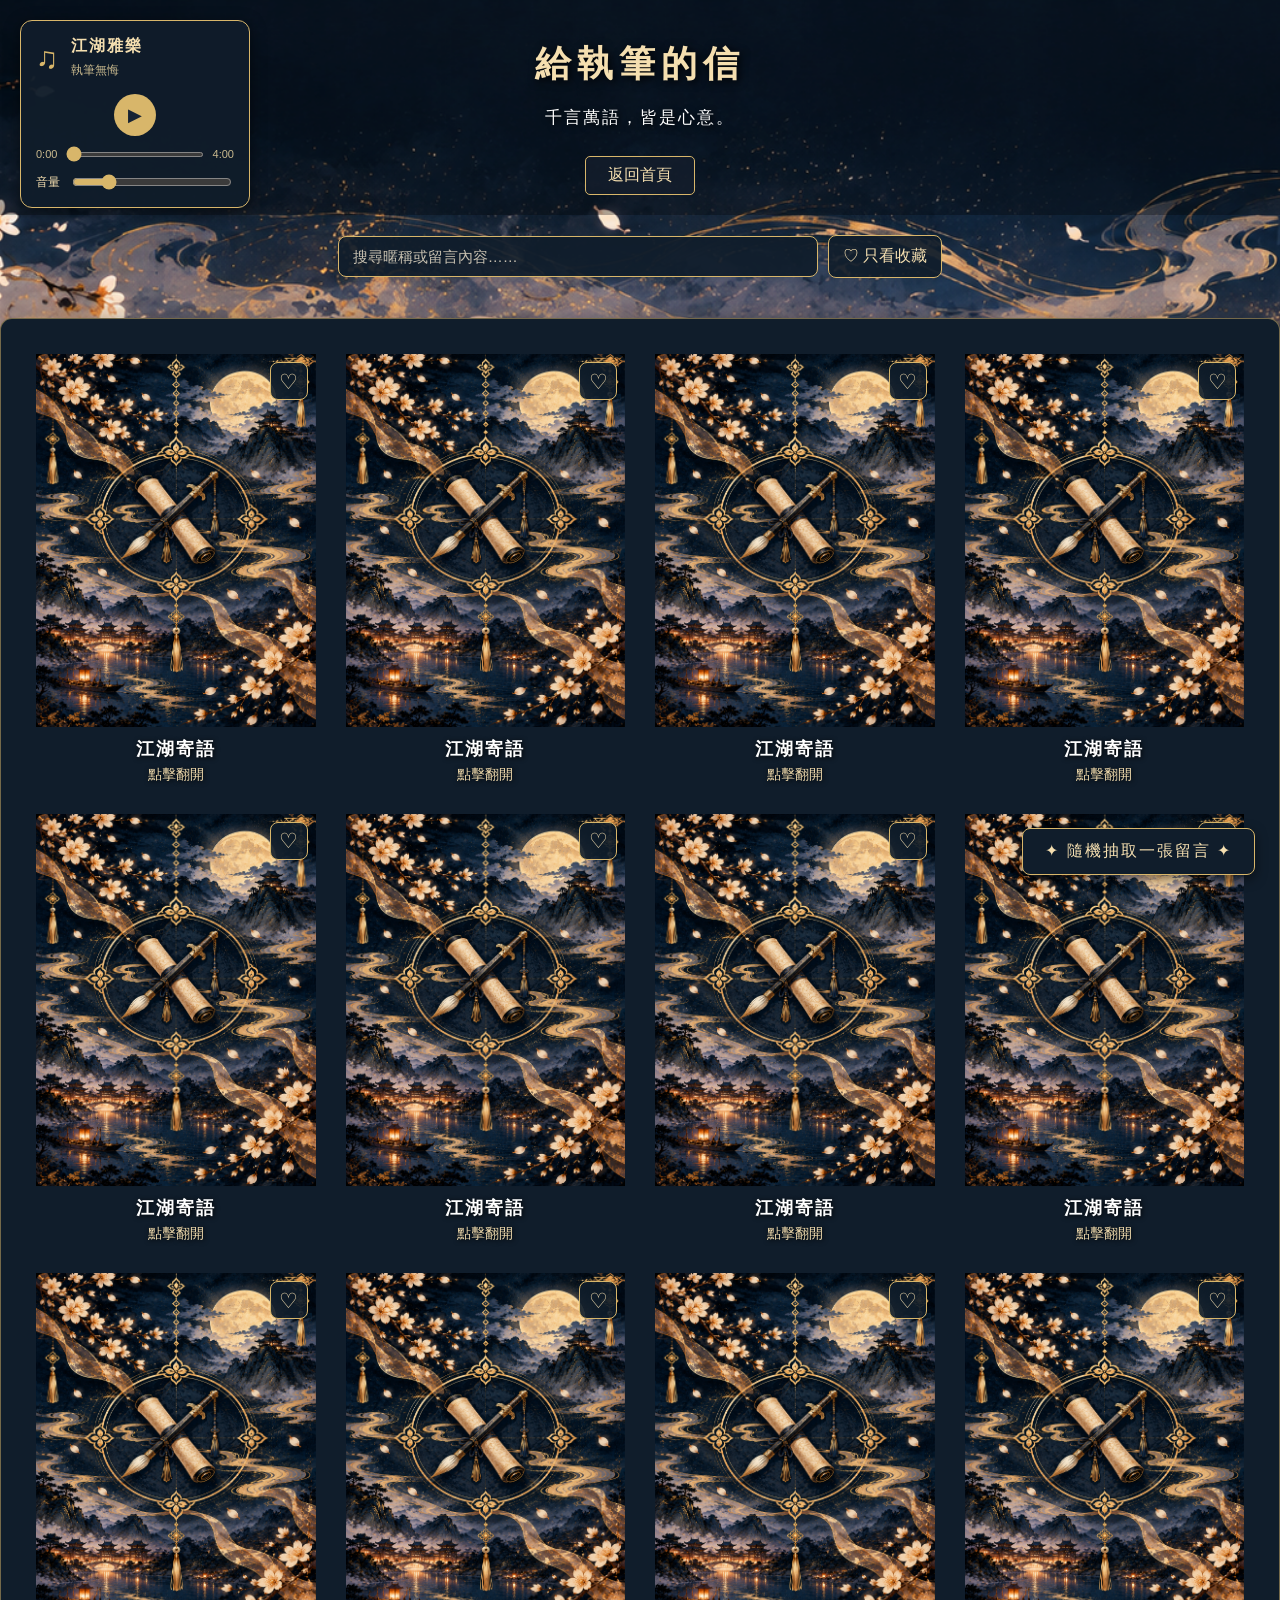
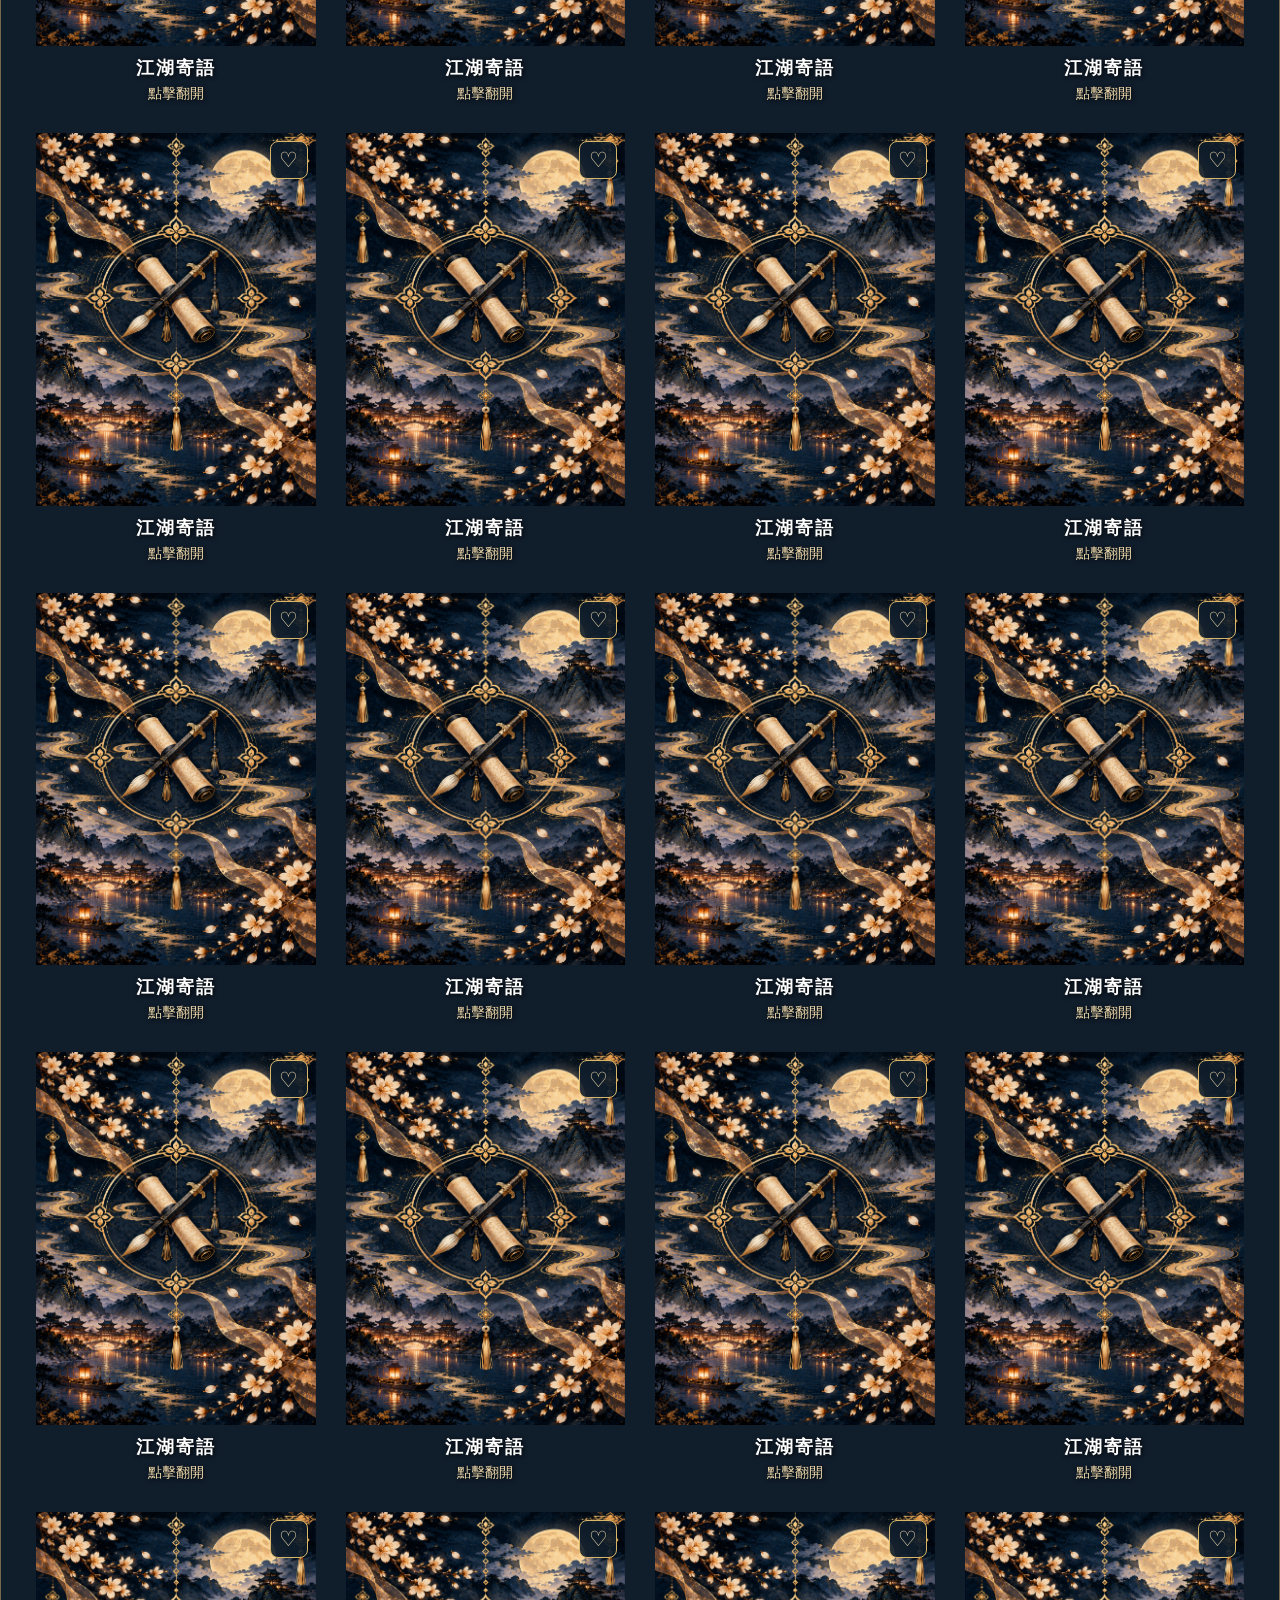
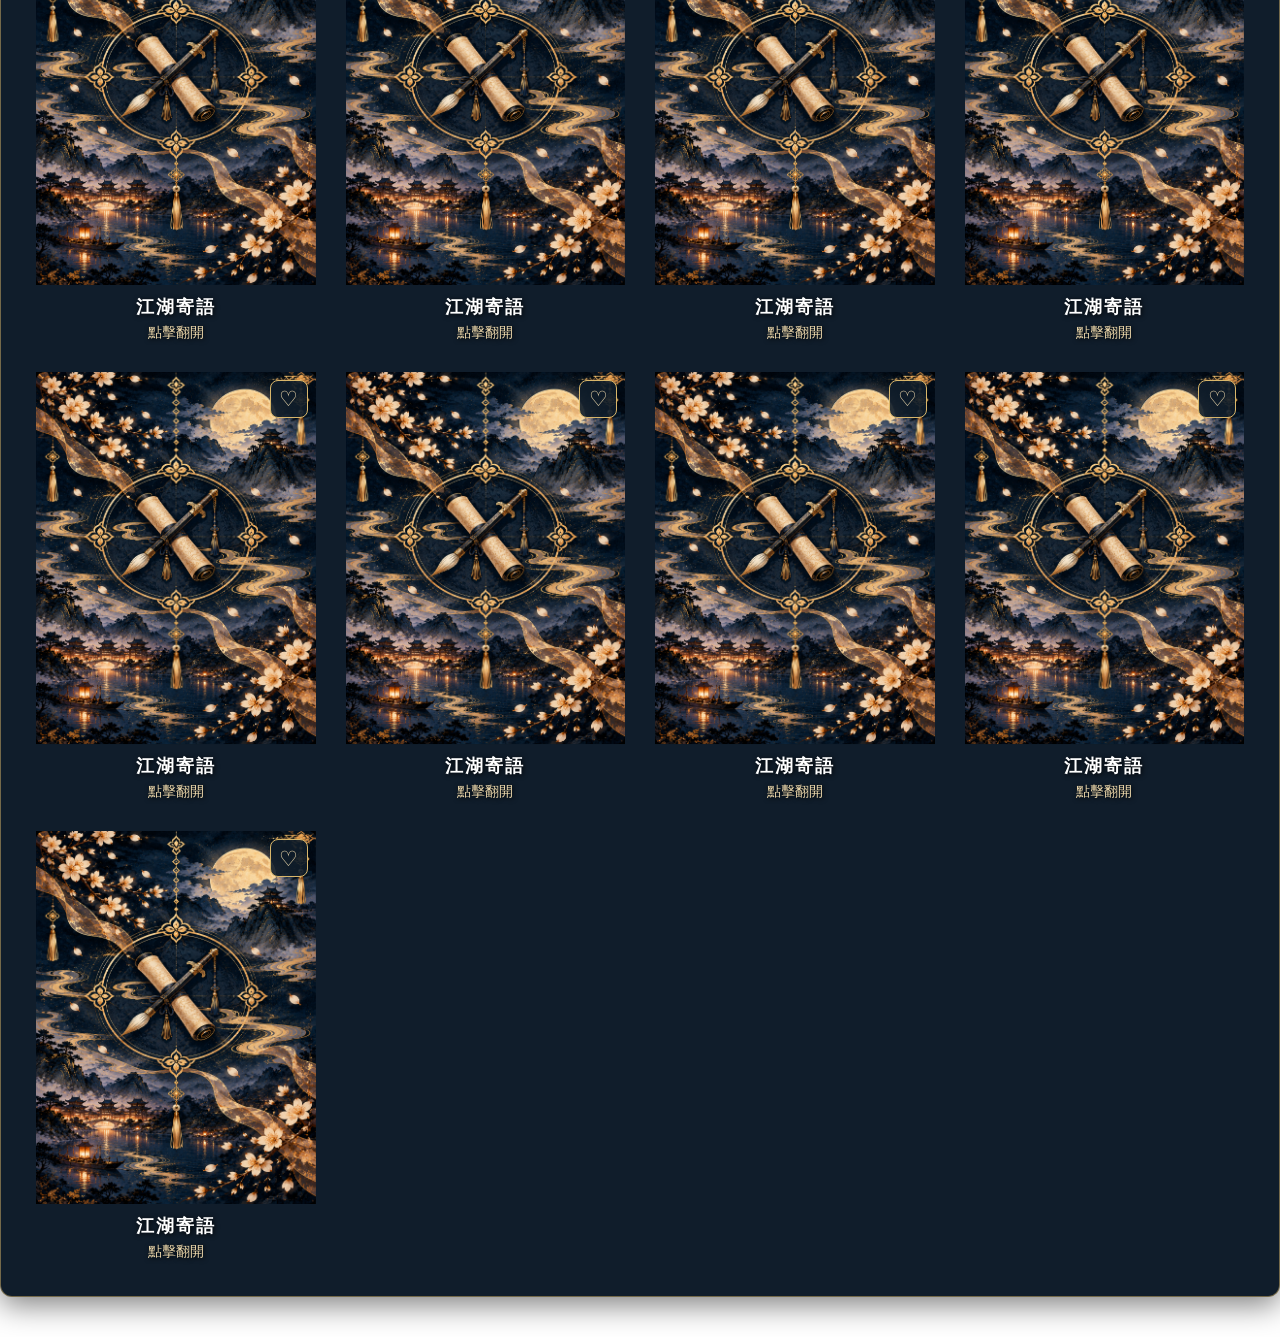
<file: game.html>
<!DOCTYPE html>
<html lang="zh-Hant">
<head>
    <meta charset="UTF-8">
    <meta name="viewport" content="width=device-width, initial-scale=1.0">
    <title>給執筆的信｜江湖寄語</title>
    <link rel="stylesheet" href="style.css">
</head>
<body>
    <button type="button" id="music-toggle-btn" class="music-toggle-btn" aria-label="開啟音樂播放器" aria-expanded="false">♫</button>
<div class="music-player">
        <div class="music-info"><span class="music-icon">♫</span><div><h3>江湖雅樂</h3><p id="music-name">執筆無悔</p></div></div>
        <div class="music-controls"><button id="play-btn">▶</button></div>
        <div class="progress-control"><span id="current-time">0:00</span><input id="music-progress" type="range" min="0" max="0" step="0.1" value="0" aria-label="音樂播放進度"><span id="duration">0:00</span></div>
        <div class="volume-control"><span>音量</span><input id="volume" type="range" min="0" max="1" step="0.01" value="0.2"></div>
        <audio id="bgm" loop><source src="music/music1.mp3" type="audio/mpeg"></audio>
    </div>
    <header><h1>給執筆的信</h1><p>千言萬語，皆是心意。</p><a href="index.html" class="back-btn">返回首頁</a></header>
    <div class="card-tools"><input id="card-search" type="search" placeholder="搜尋暱稱或留言內容……" aria-label="搜尋留言"><button id="favorites-filter" type="button" aria-pressed="false">♡ 只看收藏</button></div>
    <div class="random-container"><button id="random-btn">✦ 隨機抽取一張留言 ✦</button></div>
    <main class="card-wall">
<div class="card-item">
    <div class="card">
        <div class="card-inner">
            <div class="card-front"></div>
            <div class="card-back">
                <div class="message-content">
                    <p class="sender"><strong>投稿人：</strong>兔兔</p>
                    <p class="post-date"><strong>投稿日期：</strong>2026-09-26</p>
                    <p class="message"><strong>內容：</strong><span class="message-text">謝謝執筆充實了我的假期生活。</span></p>
                </div>
            </div>
        </div>
    </div>
    <div class="card-caption"><h2>江湖寄語</h2><p>點擊翻開</p></div>
</div>

<div class="card-item">
    <div class="card">
        <div class="card-inner">
            <div class="card-front"></div>
            <div class="card-back">
                <div class="message-content">
                    <p class="sender"><strong>投稿人：</strong>危閣米布丁</p>
                    <p class="post-date"><strong>投稿日期：</strong>2026-09-26</p>
                    <p class="message"><strong>內容：</strong><span class="message-text">可以給我多一點活動石跟銀兩嗎....</span></p>
                </div>
            </div>
        </div>
    </div>
    <div class="card-caption"><h2>江湖寄語</h2><p>點擊翻開</p></div>
</div>

<div class="card-item">
    <div class="card">
        <div class="card-inner">
            <div class="card-front"></div>
            <div class="card-back">
                <div class="message-content">
                    <p class="sender"><strong>投稿人：</strong>桃桃</p>
                    <p class="post-date"><strong>投稿日期：</strong>2026-09-26</p>
                    <p class="message"><strong>內容：</strong><span class="message-text">我愛大家🫸🏻💖🫷🏻</span></p>
                </div>
            </div>
        </div>
    </div>
    <div class="card-caption"><h2>江湖寄語</h2><p>點擊翻開</p></div>
</div>

<div class="card-item">
    <div class="card">
        <div class="card-inner">
            <div class="card-front"></div>
            <div class="card-back">
                <div class="message-content">
                    <p class="sender"><strong>投稿人：</strong>蛇蛇博士</p>
                    <p class="post-date"><strong>投稿日期：</strong>2026-09-26</p>
                    <p class="message"><strong>內容：</strong><span class="message-text">我看好你們，加油</span></p>
                </div>
            </div>
        </div>
    </div>
    <div class="card-caption"><h2>江湖寄語</h2><p>點擊翻開</p></div>
</div>

<div class="card-item">
    <div class="card">
        <div class="card-inner">
            <div class="card-front"></div>
            <div class="card-back">
                <div class="message-content">
                    <p class="sender"><strong>投稿人：</strong>暮</p>
                    <p class="post-date"><strong>投稿日期：</strong>2026-09-26</p>
                    <p class="message"><strong>內容：</strong><span class="message-text">各位辛苦了~ww</span></p>
                </div>
            </div>
        </div>
    </div>
    <div class="card-caption"><h2>江湖寄語</h2><p>點擊翻開</p></div>
</div>

<div class="card-item">
    <div class="card">
        <div class="card-inner">
            <div class="card-front"></div>
            <div class="card-back">
                <div class="message-content">
                    <p class="sender"><strong>投稿人：</strong>墨竹</p>
                    <p class="post-date"><strong>投稿日期：</strong>2026-09-26</p>
                    <p class="message"><strong>內容：</strong><span class="message-text">江湖之大 看著這江湖長大 兩位多謝 提供這個平台 多了這個緣分 讓這群人能夠聚起來 你們何嘗不是我們的奇遇呢 今夜有事 奇遇在這</span></p>
                </div>
            </div>
        </div>
    </div>
    <div class="card-caption"><h2>江湖寄語</h2><p>點擊翻開</p></div>
</div>

<div class="card-item">
    <div class="card">
        <div class="card-inner">
            <div class="card-front"></div>
            <div class="card-back">
                <div class="message-content">
                    <p class="sender"><strong>投稿人：</strong>墨塵蟎</p>
                    <p class="post-date"><strong>投稿日期：</strong>2026-09-27</p>
                    <p class="message"><strong>內容：</strong><span class="message-text">很高興有這遊戲和大家,祝執筆蒸蒸日上</span></p>
                </div>
            </div>
        </div>
    </div>
    <div class="card-caption"><h2>江湖寄語</h2><p>點擊翻開</p></div>
</div>

<div class="card-item">
    <div class="card">
        <div class="card-inner">
            <div class="card-front"></div>
            <div class="card-back">
                <div class="message-content">
                    <p class="sender"><strong>投稿人：</strong>楓天羽</p>
                    <p class="post-date"><strong>投稿日期：</strong>2026-09-27</p>
                    <p class="message"><strong>內容：</strong><span class="message-text">各位江湖兒女，感恩有你們</span></p>
                </div>
            </div>
        </div>
    </div>
    <div class="card-caption"><h2>江湖寄語</h2><p>點擊翻開</p></div>
</div>

<div class="card-item">
    <div class="card">
        <div class="card-inner">
            <div class="card-front"></div>
            <div class="card-back">
                <div class="message-content">
                    <p class="sender"><strong>投稿人：</strong>Cobrasonic 香仔</p>
                    <p class="post-date"><strong>投稿日期：</strong>2026-09-27</p>
                    <p class="message"><strong>內容：</strong><span class="message-text">一開始其實沒有要下載，就真的想說應該是文字類遊戲，但玩了之後發覺靠北的豐富！還會聽玩家意見去做更新！</span></p>
                </div>
            </div>
        </div>
    </div>
    <div class="card-caption"><h2>江湖寄語</h2><p>點擊翻開</p></div>
</div>

<div class="card-item">
    <div class="card">
        <div class="card-inner">
            <div class="card-front"></div>
            <div class="card-back">
                <div class="message-content">
                    <p class="sender"><strong>投稿人：</strong>小花生</p>
                    <p class="post-date"><strong>投稿日期：</strong>2026-09-27</p>
                    <p class="message"><strong>內容：</strong><span class="message-text">我愛執筆這個大家庭～～</span></p>
                </div>
            </div>
        </div>
    </div>
    <div class="card-caption"><h2>江湖寄語</h2><p>點擊翻開</p></div>
</div>

<div class="card-item">
    <div class="card">
        <div class="card-inner">
            <div class="card-front"></div>
            <div class="card-back">
                <div class="message-content">
                    <p class="sender"><strong>投稿人：</strong>聲聲</p>
                    <p class="post-date"><strong>投稿日期：</strong>2026-09-27</p>
                    <p class="message"><strong>內容：</strong><span class="message-text">為什麼暗器功法這麼少，人家是暴雨梨花，我是哭得梨花帶淚：（</span></p>
                </div>
            </div>
        </div>
    </div>
    <div class="card-caption"><h2>江湖寄語</h2><p>點擊翻開</p></div>
</div>

<div class="card-item">
    <div class="card">
        <div class="card-inner">
            <div class="card-front"></div>
            <div class="card-back">
                <div class="message-content">
                    <p class="sender"><strong>投稿人：</strong>冰雪霜</p>
                    <p class="post-date"><strong>投稿日期：</strong>2026-09-27</p>
                    <p class="message"><strong>內容：</strong><span class="message-text">恭喜滿月，希望遊戲跟大家一起成長！</span></p>
                </div>
            </div>
        </div>
    </div>
    <div class="card-caption"><h2>江湖寄語</h2><p>點擊翻開</p></div>
</div>

<div class="card-item">
    <div class="card">
        <div class="card-inner">
            <div class="card-front"></div>
            <div class="card-back">
                <div class="message-content">
                    <p class="sender"><strong>投稿人：</strong>麒麟</p>
                    <p class="post-date"><strong>投稿日期：</strong>2026-09-27</p>
                    <p class="message"><strong>內容：</strong><span class="message-text">會火起來的</span></p>
                </div>
            </div>
        </div>
    </div>
    <div class="card-caption"><h2>江湖寄語</h2><p>點擊翻開</p></div>
</div>

<div class="card-item">
    <div class="card">
        <div class="card-inner">
            <div class="card-front"></div>
            <div class="card-back">
                <div class="message-content">
                    <p class="sender"><strong>投稿人：</strong>EBK</p>
                    <p class="post-date"><strong>投稿日期：</strong>2026-09-27</p>
                    <p class="message"><strong>內容：</strong><span class="message-text">遊戲真的很好玩 認識了不少人 也看到不少人離開 曾經我也是想離開的一員 但不知怎地還是習慣每天打開來把6隻帳號玩到完美狀態才肯放下 或許這就是執筆的魅力吧 希望未來能越來越好 能有更多人加入並喜歡上這個江湖世界  祝願遊戲與玩家們 中秋節快樂
執酒高歌仰月宮
筆揮狂墨寫秋風
風送桂花香萬里
雲開明月照長空</span></p>
                </div>
            </div>
        </div>
    </div>
    <div class="card-caption"><h2>江湖寄語</h2><p>點擊翻開</p></div>
</div>

<div class="card-item">
    <div class="card">
        <div class="card-inner">
            <div class="card-front"></div>
            <div class="card-back">
                <div class="message-content">
                    <p class="sender"><strong>投稿人：</strong>沐沐</p>
                    <p class="post-date"><strong>投稿日期：</strong>2026-09-27</p>
                    <p class="message"><strong>內容：</strong><span class="message-text">執筆風雲錄真的是很好很好的遊戲，希望以後能繼續陪著執筆的大家一起，創造更多特別的回憶！</span></p>
                </div>
            </div>
        </div>
    </div>
    <div class="card-caption"><h2>江湖寄語</h2><p>點擊翻開</p></div>
</div>

<div class="card-item">
    <div class="card">
        <div class="card-inner">
            <div class="card-front"></div>
            <div class="card-back">
                <div class="message-content">
                    <p class="sender"><strong>投稿人：</strong>蔡萊姆</p>
                    <p class="post-date"><strong>投稿日期：</strong>2026-09-27</p>
                    <p class="message"><strong>內容：</strong><span class="message-text">打發時間來說，神品，但原因是因為discord，遊戲方面，約莫良品，競技及社交及個人創造方面仍略不足</span></p>
                </div>
            </div>
        </div>
    </div>
    <div class="card-caption"><h2>江湖寄語</h2><p>點擊翻開</p></div>
</div>

<div class="card-item">
    <div class="card">
        <div class="card-inner">
            <div class="card-front"></div>
            <div class="card-back">
                <div class="message-content">
                    <p class="sender"><strong>投稿人：</strong>械玄</p>
                    <p class="post-date"><strong>投稿日期：</strong>2026-09-27</p>
                    <p class="message"><strong>內容：</strong><span class="message-text">很好玩，但可以送忘塵丹嗎？想換性別</span></p>
                </div>
            </div>
        </div>
    </div>
    <div class="card-caption"><h2>江湖寄語</h2><p>點擊翻開</p></div>
</div>

<div class="card-item">
    <div class="card">
        <div class="card-inner">
            <div class="card-front"></div>
            <div class="card-back">
                <div class="message-content">
                    <p class="sender"><strong>投稿人：</strong>艾斯</p>
                    <p class="post-date"><strong>投稿日期：</strong>2026-09-27</p>
                    <p class="message"><strong>內容：</strong><span class="message-text">謝謝各位這段時間的陪伴 祝各位往後的日子每天都能在愉快中度過</span></p>
                </div>
            </div>
        </div>
    </div>
    <div class="card-caption"><h2>江湖寄語</h2><p>點擊翻開</p></div>
</div>

<div class="card-item">
    <div class="card">
        <div class="card-inner">
            <div class="card-front"></div>
            <div class="card-back">
                <div class="message-content">
                    <p class="sender"><strong>投稿人：</strong>樂智貘貘</p>
                    <p class="post-date"><strong>投稿日期：</strong>2026-09-27</p>
                    <p class="message"><strong>內容：</strong><span class="message-text">執筆萬歲</span></p>
                </div>
            </div>
        </div>
    </div>
    <div class="card-caption"><h2>江湖寄語</h2><p>點擊翻開</p></div>
</div>

<div class="card-item">
    <div class="card">
        <div class="card-inner">
            <div class="card-front"></div>
            <div class="card-back">
                <div class="message-content">
                    <p class="sender"><strong>投稿人：</strong>龍影風</p>
                    <p class="post-date"><strong>投稿日期：</strong>2026-09-28</p>
                    <p class="message"><strong>內容：</strong><span class="message-text">每天更新令我每天都有努力去玩的動力, 謝謝</span></p>
                </div>
            </div>
        </div>
    </div>
    <div class="card-caption"><h2>江湖寄語</h2><p>點擊翻開</p></div>
</div>

<div class="card-item">
    <div class="card">
        <div class="card-inner">
            <div class="card-front"></div>
            <div class="card-back">
                <div class="message-content">
                    <p class="sender"><strong>投稿人：</strong>櫻海</p>
                    <p class="post-date"><strong>投稿日期：</strong>2026-09-28</p>
                    <p class="message"><strong>內容：</strong><span class="message-text">不論是封測的元老們或是公廁的俠客們願大家不論在執筆或生活都能找到快樂～</span></p>
                </div>
            </div>
        </div>
    </div>
    <div class="card-caption"><h2>江湖寄語</h2><p>點擊翻開</p></div>
</div>

<div class="card-item">
    <div class="card">
        <div class="card-inner">
            <div class="card-front"></div>
            <div class="card-back">
                <div class="message-content">
                    <p class="sender"><strong>投稿人：</strong>非洲人</p>
                    <p class="post-date"><strong>投稿日期：</strong>2026-09-28</p>
                    <p class="message"><strong>內容：</strong><span class="message-text">執筆三旬，墨染江湖書快意  
風雲一卷，心隨俠影醉長歌</span></p>
                </div>
            </div>
        </div>
    </div>
    <div class="card-caption"><h2>江湖寄語</h2><p>點擊翻開</p></div>
</div>

<div class="card-item">
    <div class="card">
        <div class="card-inner">
            <div class="card-front"></div>
            <div class="card-back">
                <div class="message-content">
                    <p class="sender"><strong>投稿人：</strong>God</p>
                    <p class="post-date"><strong>投稿日期：</strong>2026-09-29</p>
                    <p class="message"><strong>內容：</strong><span class="message-text">以一款文字遊戲來說，走到這一步　真的很不容易
這些日子有想過不玩了
卻又捨不得，打開DC總能看到很多人在討論、研究如何讓遊戲更好
也一直看到狐大努力更新內容
一次次的將我那棄坑的心，又拉回來了

謝謝狐大、牛大、以及所有付出的玩家
對於這款遊戲的貢獻　</span></p>
                </div>
            </div>
        </div>
    </div>
    <div class="card-caption"><h2>江湖寄語</h2><p>點擊翻開</p></div>
</div>

<div class="card-item">
    <div class="card">
        <div class="card-inner">
            <div class="card-front"></div>
            <div class="card-back">
                <div class="message-content">
                    <p class="sender"><strong>投稿人：</strong>駱馬俠</p>
                    <p class="post-date"><strong>投稿日期：</strong>2026-09-30</p>
                    <p class="message"><strong>內容：</strong><span class="message-text">這種更新速度我這輩子沒見過，很有趣的一段體驗，感謝付出的各位！</span></p>
                </div>
            </div>
        </div>
    </div>
    <div class="card-caption"><h2>江湖寄語</h2><p>點擊翻開</p></div>
</div>

<div class="card-item">
    <div class="card">
        <div class="card-inner">
            <div class="card-front"></div>
            <div class="card-back">
                <div class="message-content">
                    <p class="sender"><strong>投稿人：</strong>火雞</p>
                    <p class="post-date"><strong>投稿日期：</strong>2026-09-30</p>
                    <p class="message"><strong>內容：</strong><span class="message-text">\欽天監萬歲/\執筆號萬歲/</span></p>
                </div>
            </div>
        </div>
    </div>
    <div class="card-caption"><h2>江湖寄語</h2><p>點擊翻開</p></div>
</div>

<div class="card-item">
    <div class="card">
        <div class="card-inner">
            <div class="card-front"></div>
            <div class="card-back">
                <div class="message-content">
                    <p class="sender"><strong>投稿人：</strong>雷德爾</p>
                    <p class="post-date"><strong>投稿日期：</strong>2026-10-02</p>
                    <p class="message"><strong>內容：</strong><span class="message-text">我會繼續玩下去的!</span></p>
                </div>
            </div>
        </div>
    </div>
    <div class="card-caption"><h2>江湖寄語</h2><p>點擊翻開</p></div>
</div>

<div class="card-item">
    <div class="card">
        <div class="card-inner">
            <div class="card-front"></div>
            <div class="card-back">
                <div class="message-content">
                    <p class="sender"><strong>投稿人：</strong>肥龍龍龍龍</p>
                    <p class="post-date"><strong>投稿日期：</strong>2026-10-05</p>
                    <p class="message"><strong>內容：</strong><span class="message-text">起初不是說是放置遊戲嗎！居然消耗了我這麼多的時間！只能說回首過往也是心甘情願啦
在這裡留下了很多的美好回憶，並且還未劃下句號，就像執筆江湖一樣，他也會在我的生活中占著其中一部分。
執筆江湖！一同闖蕩！</span></p>
                </div>
            </div>
        </div>
    </div>
    <div class="card-caption"><h2>江湖寄語</h2><p>點擊翻開</p></div>
</div>

<div class="card-item">
    <div class="card">
        <div class="card-inner">
            <div class="card-front"></div>
            <div class="card-back">
                <div class="message-content">
                    <p class="sender"><strong>投稿人：</strong>林秋（角色林清元）</p>
                    <p class="post-date"><strong>投稿日期：</strong>2026-10-07</p>
                    <p class="message"><strong>內容：</strong><span class="message-text">四天前才發現，真是偶然</span></p>
                </div>
            </div>
        </div>
    </div>
    <div class="card-caption"><h2>江湖寄語</h2><p>點擊翻開</p></div>
</div>

<div class="card-item">
    <div class="card">
        <div class="card-inner">
            <div class="card-front"></div>
            <div class="card-back">
                <div class="message-content">
                    <p class="sender"><strong>投稿人：</strong>第五玄寂</p>
                    <p class="post-date"><strong>投稿日期：</strong>2026-10-07</p>
                    <p class="message"><strong>內容：</strong><span class="message-text">雖然劇情總是鬼打牆，但讓我有機會一圓武俠夢，心裡已是萬分感謝</span></p>
                </div>
            </div>
        </div>
    </div>
    <div class="card-caption"><h2>江湖寄語</h2><p>點擊翻開</p></div>
</div>

<div class="card-item">
    <div class="card">
        <div class="card-inner">
            <div class="card-front"></div>
            <div class="card-back">
                <div class="message-content">
                    <p class="sender"><strong>投稿人：</strong>镇秀</p>
                    <p class="post-date"><strong>投稿日期：</strong>2026-10-11</p>
                    <p class="message"><strong>內容：</strong><span class="message-text">继续努力，加油！在执笔世界里的经历让我认识了一群很有趣的人，我相信这段经历会成为我宝贵的回忆之一。</span></p>
                </div>
            </div>
        </div>
    </div>
    <div class="card-caption"><h2>江湖寄語</h2><p>點擊翻開</p></div>
</div>

<div class="card-item">
    <div class="card">
        <div class="card-inner">
            <div class="card-front"></div>
            <div class="card-back">
                <div class="message-content">
                    <p class="sender"><strong>投稿人：</strong>樂曦</p>
                    <p class="post-date"><strong>投稿日期：</strong>2026-10-13</p>
                    <p class="message"><strong>內容：</strong><span class="message-text">執筆一生推，樂曦永相隨。（喊什麼口號（Ｘ</span></p>
                </div>
            </div>
        </div>
    </div>
    <div class="card-caption"><h2>江湖寄語</h2><p>點擊翻開</p></div>
</div>

<div class="card-item">
    <div class="card">
        <div class="card-inner">
            <div class="card-front"></div>
            <div class="card-back">
                <div class="message-content">
                    <p class="sender"><strong>投稿人：</strong>呆芙</p>
                    <p class="post-date"><strong>投稿日期：</strong>2026-10-13</p>
                    <p class="message"><strong>內容：</strong><span class="message-text">執筆太好玩啦</span></p>
                </div>
            </div>
        </div>
    </div>
    <div class="card-caption"><h2>江湖寄語</h2><p>點擊翻開</p></div>
</div>

<div class="card-item">
    <div class="card">
        <div class="card-inner">
            <div class="card-front"></div>
            <div class="card-back">
                <div class="message-content">
                    <p class="sender"><strong>投稿人：</strong>小逸</p>
                    <p class="post-date"><strong>投稿日期：</strong>2026-10-14</p>
                    <p class="message"><strong>內容：</strong><span class="message-text">期待有天能有線下活動？</span></p>
                </div>
            </div>
        </div>
    </div>
    <div class="card-caption"><h2>江湖寄語</h2><p>點擊翻開</p></div>
</div>
    </main>
    <script src="script.js"></script>
</body>
</html>
</file>
<file: style.css>
/* 全站基本設定 */
* {
    box-sizing: border-box;
}

body {
    margin: 0;
    min-height: 100vh;
    font-family: "Microsoft JhengHei", sans-serif;
    background-image: url("images/background.png");
    background-size: cover;
    background-position: center;
    background-attachment: fixed;
    background-repeat: no-repeat;
    color: #fff;
}

/* 首頁背景與排版 */
.welcome {
    min-height: 100vh;
    display: flex;
    flex-direction: column;
    justify-content: center;
    align-items: center;
    text-align: center;
    padding: 30px 20px;
    background: rgba(0, 0, 0, 0.3);
}

/* 網站標題 */
.welcome h1 {
    color: #f5dfb0;
    font-size: 48px;
    letter-spacing: 10px;
    text-shadow: 2px 2px 8px #000;
    margin: 0 0 15px;
}

/* 標題下方文字 */
.welcome p {
    color: #fff;
    font-size: 20px;
    letter-spacing: 3px;
    text-shadow: 2px 2px 6px #000;
    margin: 0 0 35px;
}

/* 三個入口按鈕 */
.menu {
    display: flex;
    justify-content: center;
    flex-wrap: wrap;
    gap: 20px;
}

.menu-btn {
    display: inline-block;
    min-width: 150px;
    padding: 14px 25px;
    color: #f5dfb0;
    background: rgba(20, 30, 45, 0.75);
    border: 1px solid #d8b66a;
    border-radius: 6px;
    text-decoration: none;
    font-size: 18px;
    letter-spacing: 3px;
    transition: 0.3s;
}

.menu-btn:hover {
    background: #d8b66a;
    color: #172334;
    transform: translateY(-3px);
}

/* 手機畫面 */
@media (max-width: 600px) {
    .welcome h1 {
        font-size: 32px;
        letter-spacing: 5px;
    }

    .welcome p {
        font-size: 16px;
    }

    .menu {
        flex-direction: column;
        width: 80%;
    }

    .menu-btn {
        width: 100%;
    }
}

/* 留言頁面標題 */
header {
    text-align: center;
    padding: 40px 20px 20px;
    background: rgba(0, 0, 0, 0.3);
}

header h1 {
    color: #f5dfb0;
    font-size: 36px;
    letter-spacing: 6px;
    text-shadow: 2px 2px 8px #000;
    margin: 0 0 12px;
}

header p {
    color: #fff;
    font-size: 17px;
    letter-spacing: 2px;
    text-shadow: 2px 2px 6px #000;
}

/* 返回首頁按鈕 */
.back-btn {
    display: inline-block;
    margin-top: 10px;
    padding: 8px 22px;
    color: #f5dfb0;
    text-decoration: none;
    border: 1px solid #d8b66a;
    background: rgba(20, 30, 45, 0.75);
    border-radius: 5px;
}

.back-btn:hover {
    background: #d8b66a;
    color: #172334;
}

/* 卡片牆排列 */
.card-wall {
    display: grid;
    grid-template-columns: repeat(4, minmax(0, 1fr));
    gap: 25px;
    max-width: 1200px;
    margin: 30px auto;
    padding: 20px;
}

/* 平板 */
@media (max-width: 900px) {
    .card-wall {
        grid-template-columns: repeat(3, minmax(0, 1fr));
    }
}

/* 手機 */
@media (max-width: 600px) {
    .card-wall {
        grid-template-columns: repeat(2, minmax(0, 1fr));
        gap: 15px;
        padding: 12px;
    }

    header h1 {
        font-size: 28px;
    }
}

/* 卡片牆 */
.card-wall {
    display: grid;
    grid-template-columns: repeat(4, minmax(0, 1fr));
    gap: 30px;
    max-width: 1200px;
    margin: 30px auto;
    padding: 20px;
}

/* 卡片本身 */
.card {
    width: 100%;
    aspect-ratio: 3 / 4;
    perspective: 1000px;
    cursor: pointer;
}

/* 卡片翻轉容器 */
.card-inner {
    position: relative;
    width: 100%;
    height: 100%;
    transform-style: preserve-3d;
    transition: transform 0.7s ease;
}

/* 卡片正反面 */
.card-front,
.card-back {
    position: absolute;
    inset: 0;
    width: 100%;
    height: 100%;
    backface-visibility: hidden;
    -webkit-backface-visibility: hidden;
    background-size: 100% 100%;
    background-position: center;
    background-repeat: no-repeat;
    display: flex;
    flex-direction: column;
    justify-content: center;
    align-items: center;
    text-align: center;
    padding: 18%;
}

/* 未翻開：顯示卡背圖片 */
.card-front {
    background-image: url("images/card_back.png");
    color: #f5dfb0;
}

/* 翻開後：顯示卡片正面圖片 */
.card-back {
    background-image: url("images/card_front.png");
    transform: rotateY(180deg);
    color: #f5dfb0;
}

/* 卡片文字 */
.card-front h2 {
    font-size: 18px;
    letter-spacing: 2px;
    text-shadow: 1px 1px 4px #000;
}

.card-front p {
    font-size: 13px;
    text-shadow: 1px 1px 4px #000;
}

.card-back p {
    font-size: 16px;
    line-height: 1.8;
    text-shadow: 1px 1px 4px #000;
}

/* 平板 */
@media (max-width: 900px) {
    .card-wall {
        grid-template-columns: repeat(3, minmax(0, 1fr));
    }
}

/* 手機 */
@media (max-width: 600px) {
    .card-wall {
        grid-template-columns: repeat(2, minmax(0, 1fr));
        gap: 15px;
        padding: 12px;
    }
}
/* 卡片與下方文字 */
.card-item {
    display: flex;
    flex-direction: column;
    align-items: center;
    gap: 10px;
}

/* 卡片下方標題 */
.card-caption {
    text-align: center;
    color: #fff;
    text-shadow: 1px 1px 5px #000;
}

.card-caption h2 {
    font-size: 18px;
    letter-spacing: 2px;
    margin: 0 0 5px;
}

.card-caption p {
    font-size: 14px;
    margin: 0;
    color: #f5dfb0;
}
/* 卡片牆背景框 */
.card-wall {
    background: #101d2b;
    max-width: 1300px;
    margin: 40px auto;
    padding: 35px;
    border: 1px solid rgba(216, 182, 106, 0.5);
    border-radius: 12px;
    box-shadow: 0 8px 30px rgba(0, 0, 0, 0.5);
}

/* 手機版 */
@media (max-width: 600px) {
    .card-wall {
        margin: 25px 12px;
        padding: 15px;
    }
}
/* 卡片翻面效果 */
.card-inner {
    transform-style: preserve-3d;
    transition: transform 0.7s ease;
}

/* 點擊後翻轉 */
.card.flipped .card-inner {
    transform: rotateY(180deg);
}

/* 正反面設定 */
.card-front,
.card-back {
    position: absolute;
    inset: 0;
    backface-visibility: hidden;
    -webkit-backface-visibility: hidden;
}

/* 卡片背面翻轉 180 度 */
.card-back {
    transform: rotateY(180deg);
}
/* 古風音樂播放器 */
.music-player {
    position: fixed;
    top: 20px;
    left: 20px;
    z-index: 1000;
    width: 230px;
    padding: 15px;
    background: rgba(16, 29, 43, 0.95);
    border: 1px solid #d8b66a;
    border-radius: 12px;
    box-shadow: 0 4px 15px rgba(0, 0, 0, 0.5);
    color: #f5dfb0;
}

.music-info {
    display: flex;
    align-items: center;
    gap: 12px;
    margin-bottom: 15px;
}

.music-icon {
    font-size: 30px;
    color: #d8b66a;
}

.music-info h3 {
    margin: 0;
    font-size: 16px;
    letter-spacing: 2px;
}

.music-info p {
    margin: 5px 0 0;
    font-size: 12px;
    color: #c9b98e;
}

.music-controls {
    display: flex;
    justify-content: center;
    margin-bottom: 12px;
}

.progress-control {
    display: flex;
    align-items: center;
    gap: 7px;
    margin: 0 0 12px;
    font-size: 11px;
    color: #c9b98e;
    font-variant-numeric: tabular-nums;
}

#music-progress {
    flex: 1;
    min-width: 0;
    height: 5px;
    accent-color: #d8b66a;
    cursor: pointer;
}

#play-btn {
    width: 42px;
    height: 42px;
    border: none;
    border-radius: 50%;
    background: #d8b66a;
    color: #172334;
    font-size: 18px;
    cursor: pointer;
}

#play-btn:hover {
    background: #f5dfb0;
    transform: scale(1.05);
}

.volume-control {
    display: flex;
    align-items: center;
    gap: 10px;
    font-size: 12px;
}

#volume {
    flex: 1;
    accent-color: #d8b66a;
    cursor: pointer;
}
/* 隨機抽取按鈕 */
.random-container {
    position: fixed;
    right: 25px;
    bottom: 25px;
    z-index: 3000;
    display: flex;
    justify-content: center;
    margin: 0;
}

#random-btn {
    padding: 12px 22px;
    background: #101d2b;
    color: #f5dfb0;
    border: 1px solid #d8b66a;
    border-radius: 8px;
    font-size: 16px;
    letter-spacing: 2px;
    cursor: pointer;
    transition: 0.3s;
    box-shadow: 0 4px 12px rgba(0, 0, 0, 0.5);
}

#random-btn:hover {
    background: #d8b66a;
    color: #172334;
    transform: translateY(-3px);
}

/* 抽中的卡片覆蓋整個畫面 */
.card-item.selected {
    position: fixed;
    inset: 0;
    z-index: 2000;
    display: flex;
    justify-content: center;
    align-items: center;
    padding: 20px;
    background: rgba(0, 0, 0, 0.9);
}

/* 放大的卡片 */
.card-item.selected .card {
    width: min(80vw, 600px);
    height: min(85vh, 800px);
    aspect-ratio: auto;
    transform: scale(1);
    transition: transform 0.4s ease;
}

/* 全螢幕時隱藏卡片下方的標題 */
.card-item.selected .card-caption {
    display: none;
}
.card-back {
    overflow: hidden;
}

.message-content {
    background: #101d2b;
    width: 130%;
    max-height: 300%;
    padding: 15px;
    box-sizing: border-box;
    border-radius: 10px;
    overflow-y: auto;
    overflow-x: hidden;
    overflow-wrap: anywhere;
    word-break: break-word;
    font-size: 22px;
    line-height: 1.8;
    text-align: center;
}

.message-content p {
    margin: 0 0 20px;
}

.message-text {
    white-space: pre-wrap;
}

/* 搜尋與收藏工具列 */
.card-tools {
    display: flex;
    justify-content: center;
    align-items: center;
    gap: 10px;
    max-width: 700px;
    margin: 20px auto 0;
    padding: 0 20px;
}

#card-search {
    flex: 1;
    min-width: 0;
    max-width: 480px;
    padding: 11px 14px;
    color: #f5dfb0;
    background: rgba(16, 29, 43, 0.92);
    border: 1px solid #d8b66a;
    border-radius: 8px;
    font: inherit;
    font-size: 15px;
    outline: none;
}

#card-search::placeholder { color: #c7c0b0; }
#card-search:focus { box-shadow: 0 0 0 2px rgba(216, 182, 106, 0.35); }

#favorites-filter, .favorite-btn {
    padding: 10px 14px;
    color: #f5dfb0;
    background: rgba(16, 29, 43, 0.92);
    border: 1px solid #d8b66a;
    border-radius: 8px;
    cursor: pointer;
    font: inherit;
    transition: 0.2s;
}

#favorites-filter[aria-pressed="true"], .favorite-btn.is-favorite {
    color: #fff;
    background: #8d3048;
    border-color: #e7a1b2;
}

.card-item { position: relative; }
.favorite-btn {
    position: absolute;
    top: 8px;
    right: 8px;
    z-index: 5;
    width: 38px;
    height: 38px;
    padding: 0;
    font-size: 21px;
    line-height: 1;
    background: rgba(16, 29, 43, 0.9);
}

.favorite-btn:hover, #favorites-filter:hover {
    background: #d8b66a;
    color: #172334;
}

.card-item[hidden] { display: none !important; }

@media (max-width: 600px) {
    .card-tools { gap: 6px; padding: 0 12px; }
    #card-search { font-size: 13px; padding: 10px; }
    #favorites-filter { font-size: 12px; padding: 10px 9px; white-space: nowrap; }
    .favorite-btn { width: 34px; height: 34px; font-size: 19px; }
}



/* 手機版音符按鈕：桌面維持原本播放器 */
.music-toggle-btn {
    display: none;
}

@media (max-width: 600px) {
    .music-toggle-btn {
        display: flex;
        position: fixed;
        top: 16px;
        left: 16px;
        z-index: 1102;
        width: 48px;
        height: 48px;
        align-items: center;
        justify-content: center;
        border: 1px solid #d8b66a;
        border-radius: 50%;
        background: rgba(16, 29, 43, 0.96);
        color: #f5dfb0;
        box-shadow: 0 4px 14px rgba(0, 0, 0, 0.45);
        font-size: 28px;
        line-height: 1;
        cursor: pointer;
    }

    .music-player {
        display: none;
        top: 74px;
        left: 12px;
        width: min(260px, calc(100vw - 24px));
        z-index: 1101;
    }

    .music-player.mobile-player-open {
        display: block;
    }
}
</file>
